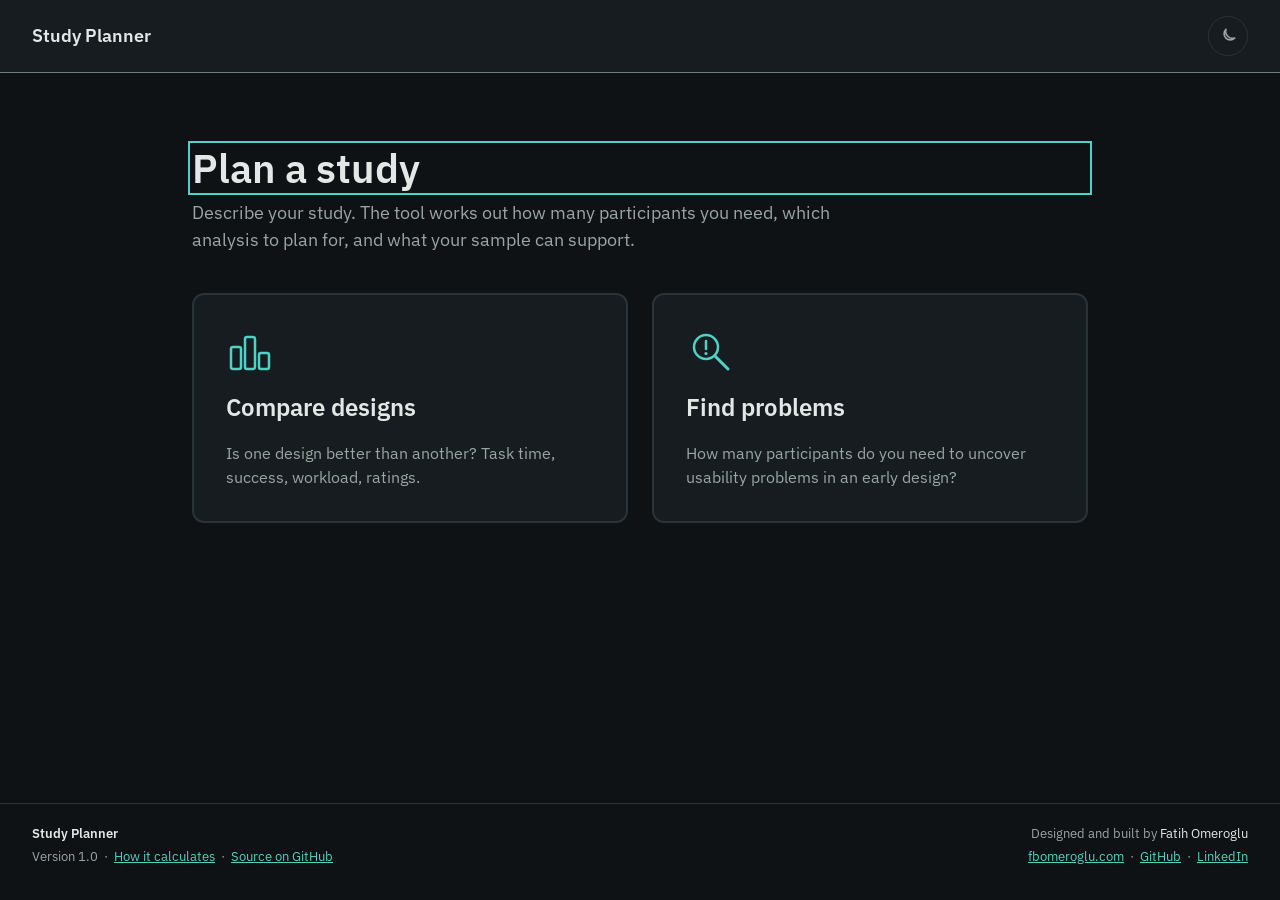
<file: index.html>
<!doctype html>
<html lang="en" data-theme="dark">
<head>
<meta charset="utf-8">
<meta name="viewport" content="width=device-width, initial-scale=1">
<title>Study Planner</title>
<meta name="description" content="Plan comparison and problem-discovery studies: how many participants, which analysis, and what your sample can support. Runs in your browser.">
<script>
  // Apply the saved theme before the page draws. Dark is the default.
  (function () {
    try {
      if (window.localStorage.getItem('study-planner-theme') === 'light') {
        document.documentElement.setAttribute('data-theme', 'light');
      }
    } catch (err) { /* storage unavailable: keep dark */ }
  })();
</script>
<link rel="preconnect" href="https://fonts.googleapis.com">
<link rel="preconnect" href="https://fonts.gstatic.com" crossorigin>
<link rel="stylesheet" href="https://fonts.googleapis.com/css2?family=IBM+Plex+Mono:wght@400;500;600&amp;family=IBM+Plex+Sans:wght@400;500;600&amp;display=swap">
<link rel="stylesheet" href="styles.css">
</head>
<body>
<div id="app"></div>
<div id="announcer" class="sr-only" role="status" aria-live="polite" aria-atomic="true"></div>
<noscript>
  <p style="padding: 32px">Study Planner needs JavaScript to calculate. Nothing you enter leaves your browser.</p>
</noscript>
<script src="engine.js"></script>
<script src="logic.js"></script>
<script src="app.js"></script>
</body>
</html>
</file>
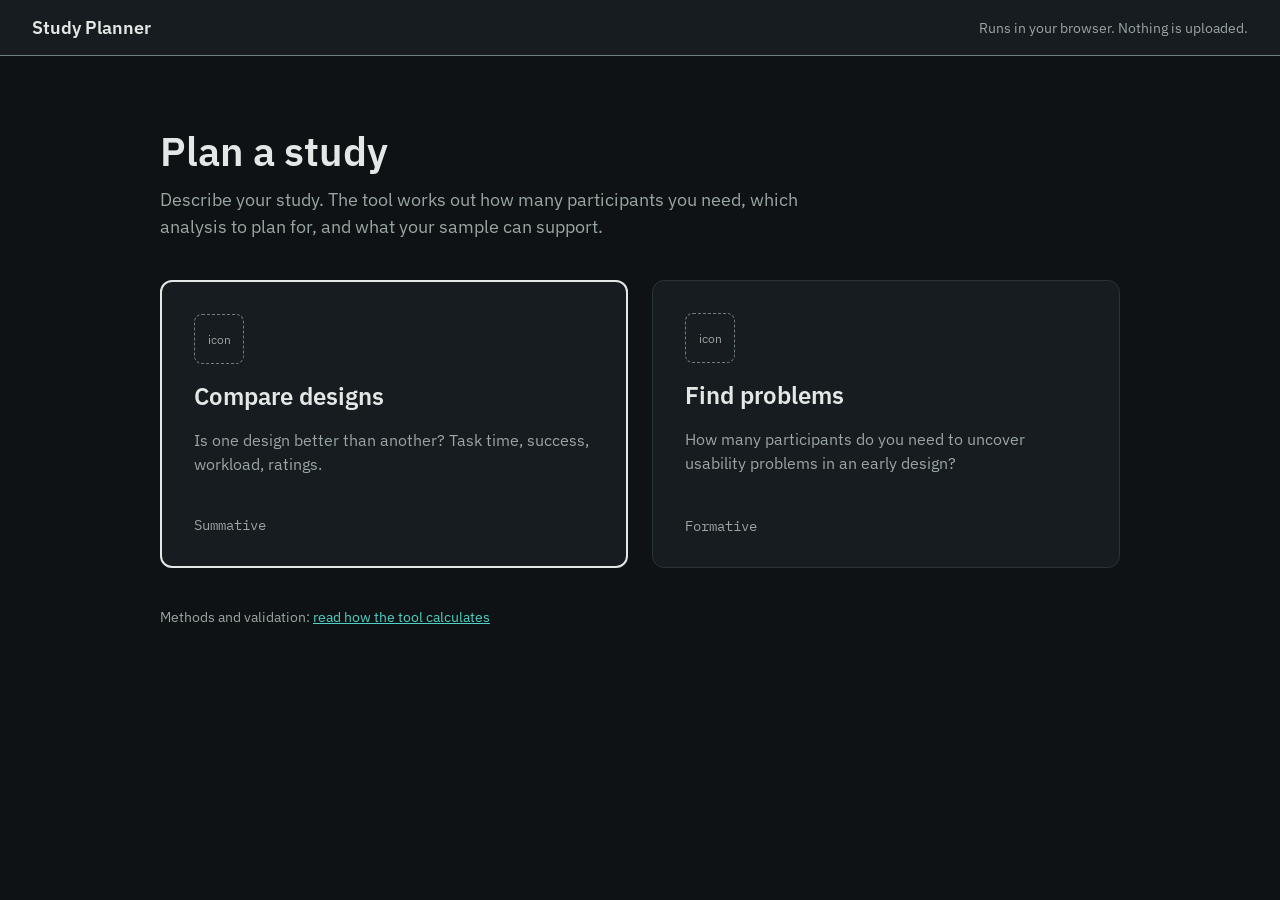
<file: design/screens/0-start.html>
<!doctype html>
<html lang="en">
<head>
<meta charset="utf-8">
<meta name="viewport" content="width=device-width, initial-scale=1">
<title>Start: choose a study type</title>
<link rel="stylesheet" href="https://fonts.googleapis.com/css2?family=IBM+Plex+Mono:wght@400;500&amp;family=IBM+Plex+Sans:wght@400;500;600&amp;display=swap">
<style>
body{margin:0;background:#0E1214}
a{color:#4FD1C5}a:hover{color:#7FE3D9}
input{background:#0E1214;color:#E3E8E6}input::placeholder{color:#9AA6A3}button{color:#E3E8E6}
input[type=range]{accent-color:#4FD1C5}
a:focus-visible,button:focus-visible,input:focus-visible,summary:focus-visible{outline:2px solid #4FD1C5;outline-offset:2px}
</style>
</head>
<body>
<div style="min-height: 760px; font-family: 'IBM Plex Sans', ui-sans-serif, system-ui, sans-serif; color: #E3E8E6; background: #0E1214">
<header style="display: flex; flex-wrap: wrap; align-items: center; justify-content: space-between; gap: 16px; padding: 16px 32px; border-bottom: 1px solid #6E7D80; background: #161C1F">
<div style="font-weight: 600; font-size: 18px">Study Planner</div>
<div style="font-size: 14px; color: #9AA6A3">Runs in your browser. Nothing is uploaded.</div>
</header>
<main style="max-width: 960px; margin: 0 auto; padding: 72px 32px; display: flex; flex-direction: column; gap: 40px">
<div style="display: flex; flex-direction: column; gap: 12px">
<h1 style="margin: 0; font-size: 40px; font-weight: 600; line-height: 1.15">Plan a study</h1>
<p style="margin: 0; font-size: 18px; color: #9AA6A3; max-width: 640px; line-height: 1.5">Describe your study. The tool works out how many participants you need, which analysis to plan for, and what your sample can support.</p>
</div>
<div style="display: grid; grid-template-columns: repeat(auto-fit, minmax(280px, 1fr)); gap: 24px">
<a href="1-conditions.html" style="display: flex; flex-direction: column; gap: 16px; padding: 32px; background: #161C1F; border: 2px solid #E3E8E6; border-radius: 12px; text-decoration: none; color: #E3E8E6; min-height: 220px">
<div style="width: 48px; height: 48px; border: 1.5px dashed #6E7D80; border-radius: 8px; display: flex; align-items: center; justify-content: center; font-size: 12px; color: #9AA6A3">icon</div>
<div style="font-size: 24px; font-weight: 600">Compare designs</div>
<div style="font-size: 16px; color: #9AA6A3; line-height: 1.5">Is one design better than another? Task time, success, workload, ratings.</div>
<div style="margin-top: auto; font-size: 14px; font-family: 'IBM Plex Mono', ui-monospace, monospace; color: #9AA6A3">Summative</div>
</a>
<a href="b-find-problems.html" style="display: flex; flex-direction: column; gap: 16px; padding: 32px; background: #161C1F; border: 1px solid #2A3337; border-radius: 12px; text-decoration: none; color: #E3E8E6; min-height: 220px">
<div style="width: 48px; height: 48px; border: 1.5px dashed #6E7D80; border-radius: 8px; display: flex; align-items: center; justify-content: center; font-size: 12px; color: #9AA6A3">icon</div>
<div style="font-size: 24px; font-weight: 600">Find problems</div>
<div style="font-size: 16px; color: #9AA6A3; line-height: 1.5">How many participants do you need to uncover usability problems in an early design?</div>
<div style="margin-top: auto; font-size: 14px; font-family: 'IBM Plex Mono', ui-monospace, monospace; color: #9AA6A3">Formative</div>
</a>
</div>
<p style="margin: 0; font-size: 14px; color: #9AA6A3">Methods and validation: <a href="#">read how the tool calculates</a></p>
</main>
</div>
</body>
</html>
</file>
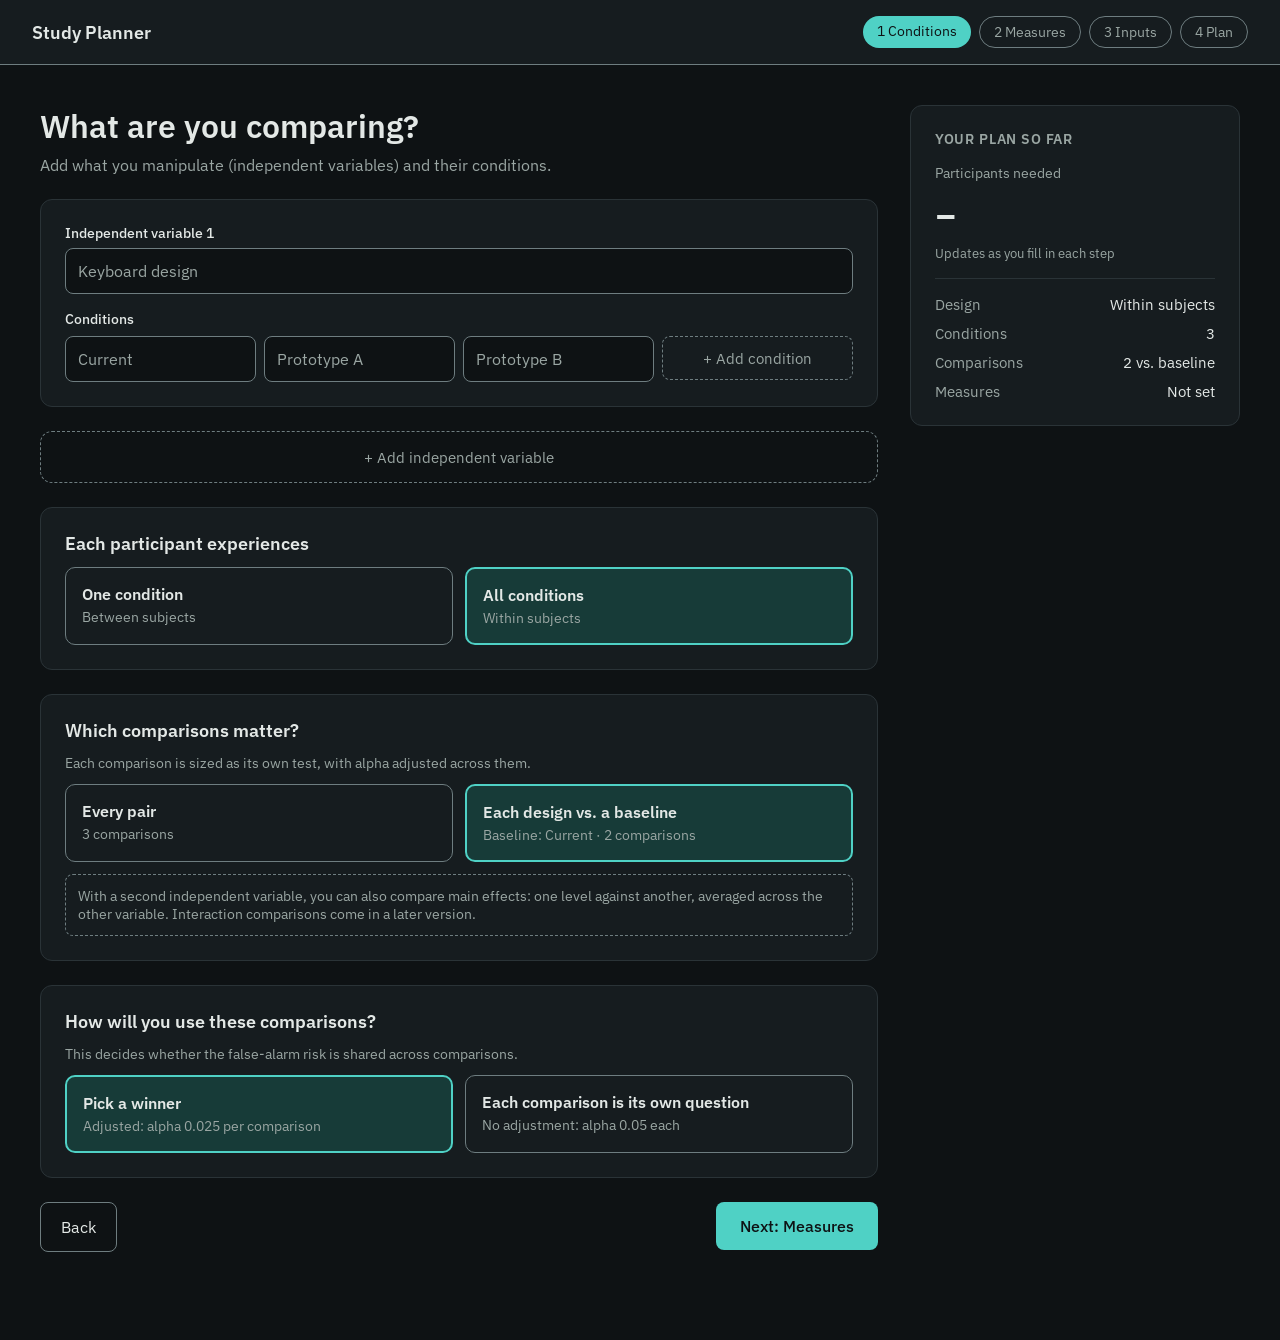
<file: design/screens/1-conditions.html>
<!doctype html>
<html lang="en">
<head>
<meta charset="utf-8">
<meta name="viewport" content="width=device-width, initial-scale=1">
<title>Step 1: Conditions</title>
<link rel="stylesheet" href="https://fonts.googleapis.com/css2?family=IBM+Plex+Mono:wght@400;500&amp;family=IBM+Plex+Sans:wght@400;500;600&amp;display=swap">
<style>
body{margin:0;background:#0E1214}
a{color:#4FD1C5}a:hover{color:#7FE3D9}
input{background:#0E1214;color:#E3E8E6}input::placeholder{color:#9AA6A3}button{color:#E3E8E6}
input[type=range]{accent-color:#4FD1C5}
a:focus-visible,button:focus-visible,input:focus-visible,summary:focus-visible{outline:2px solid #4FD1C5;outline-offset:2px}
</style>
</head>
<body>
<div style="font-family: 'IBM Plex Sans', ui-sans-serif, system-ui, sans-serif; color: #E3E8E6; background: #0E1214; padding-bottom: 48px">
<header style="display: flex; flex-wrap: wrap; align-items: center; justify-content: space-between; gap: 16px; padding: 16px 32px; border-bottom: 1px solid #6E7D80; background: #161C1F">
<a href="0-start.html" style="font-weight: 600; font-size: 18px; color: #E3E8E6; text-decoration: none">Study Planner</a>
<nav aria-label="Steps" style="display: flex; flex-wrap: wrap; gap: 8px; font-size: 14px">
<span style="padding: 6px 14px; border-radius: 999px; background: #4FD1C5; color: #0E1214">1 Conditions</span>
<span style="padding: 6px 14px; border-radius: 999px; border: 1px solid #6E7D80; color: #9AA6A3">2 Measures</span>
<span style="padding: 6px 14px; border-radius: 999px; border: 1px solid #6E7D80; color: #9AA6A3">3 Inputs</span>
<span style="padding: 6px 14px; border-radius: 999px; border: 1px solid #6E7D80; color: #9AA6A3">4 Plan</span>
</nav>
</header>
<div style="max-width: 1200px; margin: 0 auto; padding: 40px 32px; display: flex; flex-wrap: wrap; gap: 32px; align-items: flex-start">
<main style="flex: 999 1 560px; min-width: 0; display: flex; flex-direction: column; gap: 24px">
<div style="display: flex; flex-direction: column; gap: 8px">
<h1 style="margin: 0; font-size: 32px; font-weight: 600">What are you comparing?</h1>
<p style="margin: 0; font-size: 16px; color: #9AA6A3">Add what you manipulate (independent variables) and their conditions.</p>
</div>

<section style="background: #161C1F; border: 1px solid #2A3337; border-radius: 12px; padding: 24px; display: flex; flex-direction: column; gap: 16px">
<label style="display: flex; flex-direction: column; gap: 6px; font-size: 14px; font-weight: 500">Independent variable 1
<input type="text" placeholder="Keyboard design" style="height: 44px; padding: 0 12px; border: 1px solid #6E7D80; border-radius: 8px; font: inherit; font-size: 16px; font-weight: 400">
</label>
<div style="display: flex; flex-direction: column; gap: 8px">
<div style="font-size: 14px; font-weight: 500">Conditions</div>
<div style="display: grid; grid-template-columns: repeat(auto-fit, minmax(180px, 1fr)); gap: 8px">
<input type="text" aria-label="Condition 1" placeholder="Current" style="height: 44px; padding: 0 12px; border: 1px solid #6E7D80; border-radius: 8px; font: inherit; font-size: 16px">
<input type="text" aria-label="Condition 2" placeholder="Prototype A" style="height: 44px; padding: 0 12px; border: 1px solid #6E7D80; border-radius: 8px; font: inherit; font-size: 16px">
<input type="text" aria-label="Condition 3" placeholder="Prototype B" style="height: 44px; padding: 0 12px; border: 1px solid #6E7D80; border-radius: 8px; font: inherit; font-size: 16px">
<button type="button" style="height: 44px; border: 1.5px dashed #6E7D80; border-radius: 8px; background: transparent; font: inherit; font-size: 15px; color: #9AA6A3; cursor: pointer">+ Add condition</button>
</div>
</div>
</section>

<button type="button" style="height: 52px; border: 1.5px dashed #6E7D80; border-radius: 12px; background: transparent; font: inherit; font-size: 15px; color: #9AA6A3; cursor: pointer">+ Add independent variable</button>

<section style="background: #161C1F; border: 1px solid #2A3337; border-radius: 12px; padding: 24px; display: flex; flex-direction: column; gap: 12px">
<div style="font-size: 18px; font-weight: 600">Each participant experiences</div>
<div style="display: grid; grid-template-columns: repeat(auto-fit, minmax(240px, 1fr)); gap: 12px">
<button type="button" aria-pressed="false" style="text-align: left; padding: 16px; min-height: 44px; border: 1px solid #6E7D80; border-radius: 10px; background: #161C1F; font: inherit; cursor: pointer; display: flex; flex-direction: column; gap: 4px">
<span style="font-size: 16px; font-weight: 600; color: #E3E8E6">One condition</span>
<span style="font-size: 14px; color: #9AA6A3">Between subjects</span>
</button>
<button type="button" aria-pressed="true" style="text-align: left; padding: 16px; min-height: 44px; border: 2px solid #4FD1C5; border-radius: 10px; background: #173B38; font: inherit; cursor: pointer; display: flex; flex-direction: column; gap: 4px">
<span style="font-size: 16px; font-weight: 600; color: #E3E8E6">All conditions</span>
<span style="font-size: 14px; color: #9AA6A3">Within subjects</span>
</button>
</div>
</section>

<section style="background: #161C1F; border: 1px solid #2A3337; border-radius: 12px; padding: 24px; display: flex; flex-direction: column; gap: 12px">
<div style="font-size: 18px; font-weight: 600">Which comparisons matter?</div>
<p style="margin: 0; font-size: 14px; color: #9AA6A3">Each comparison is sized as its own test, with alpha adjusted across them.</p>
<div style="display: grid; grid-template-columns: repeat(auto-fit, minmax(240px, 1fr)); gap: 12px">
<button type="button" aria-pressed="false" style="text-align: left; padding: 16px; min-height: 44px; border: 1px solid #6E7D80; border-radius: 10px; background: #161C1F; font: inherit; cursor: pointer; display: flex; flex-direction: column; gap: 4px">
<span style="font-size: 16px; font-weight: 600; color: #E3E8E6">Every pair</span>
<span style="font-size: 14px; color: #9AA6A3">3 comparisons</span>
</button>
<button type="button" aria-pressed="true" style="text-align: left; padding: 16px; min-height: 44px; border: 2px solid #4FD1C5; border-radius: 10px; background: #173B38; font: inherit; cursor: pointer; display: flex; flex-direction: column; gap: 4px">
<span style="font-size: 16px; font-weight: 600; color: #E3E8E6">Each design vs. a baseline</span>
<span style="font-size: 14px; color: #9AA6A3">Baseline: Current · 2 comparisons</span>
</button>
</div>
<div style="font-size: 14px; color: #9AA6A3; padding: 12px; border: 1px dashed #6E7D80; border-radius: 8px">With a second independent variable, you can also compare main effects: one level against another, averaged across the other variable. Interaction comparisons come in a later version.</div>
</section>

<section style="background: #161C1F; border: 1px solid #2A3337; border-radius: 12px; padding: 24px; display: flex; flex-direction: column; gap: 12px">
<div style="font-size: 18px; font-weight: 600">How will you use these comparisons?</div>
<p style="margin: 0; font-size: 14px; color: #9AA6A3">This decides whether the false-alarm risk is shared across comparisons.</p>
<div style="display: grid; grid-template-columns: repeat(auto-fit, minmax(240px, 1fr)); gap: 12px">
<button type="button" aria-pressed="true" style="text-align: left; padding: 16px; min-height: 44px; border: 2px solid #4FD1C5; border-radius: 10px; background: #173B38; font: inherit; cursor: pointer; display: flex; flex-direction: column; gap: 4px">
<span style="font-size: 16px; font-weight: 600; color: #E3E8E6">Pick a winner</span>
<span style="font-size: 14px; color: #9AA6A3">Adjusted: alpha 0.025 per comparison</span>
</button>
<button type="button" aria-pressed="false" style="text-align: left; padding: 16px; min-height: 44px; border: 1px solid #6E7D80; border-radius: 10px; background: #161C1F; font: inherit; cursor: pointer; display: flex; flex-direction: column; gap: 4px">
<span style="font-size: 16px; font-weight: 600; color: #E3E8E6">Each comparison is its own question</span>
<span style="font-size: 14px; color: #9AA6A3">No adjustment: alpha 0.05 each</span>
</button>
</div>
</section>

<div style="display: flex; justify-content: space-between; gap: 12px; flex-wrap: wrap">
<a href="0-start.html" style="display: inline-flex; align-items: center; height: 48px; padding: 0 20px; border: 1px solid #6E7D80; border-radius: 8px; text-decoration: none; color: #E3E8E6">Back</a>
<a href="2-measures.html" style="display: inline-flex; align-items: center; height: 48px; padding: 0 24px; border-radius: 8px; background: #4FD1C5; color: #0E1214; text-decoration: none; font-weight: 500">Next: Measures</a>
</div>
</main>

<aside aria-label="Your plan so far" style="flex: 1 1 280px; background: #161C1F; border: 1px solid #2A3337; border-radius: 12px; padding: 24px; display: flex; flex-direction: column; gap: 16px">
<div style="font-size: 14px; font-weight: 600; text-transform: uppercase; letter-spacing: 0.06em; color: #9AA6A3">Your plan so far</div>
<div style="display: flex; flex-direction: column; gap: 4px">
<div style="font-size: 14px; color: #9AA6A3">Participants needed</div>
<div style="font-size: 36px; font-weight: 600; font-family: 'IBM Plex Mono', ui-monospace, monospace">–</div>
<div style="font-size: 13px; color: #9AA6A3">Updates as you fill in each step</div>
</div>
<div style="border-top: 1px solid #2A3337; padding-top: 16px; display: flex; flex-direction: column; gap: 10px; font-size: 15px">
<div style="display: flex; justify-content: space-between; gap: 12px"><span style="color: #9AA6A3">Design</span><span>Within subjects</span></div>
<div style="display: flex; justify-content: space-between; gap: 12px"><span style="color: #9AA6A3">Conditions</span><span>3</span></div>
<div style="display: flex; justify-content: space-between; gap: 12px"><span style="color: #9AA6A3">Comparisons</span><span>2 vs. baseline</span></div>
<div style="display: flex; justify-content: space-between; gap: 12px"><span style="color: #9AA6A3">Measures</span><span>Not set</span></div>
</div>
</aside>
</div>
</div>
</body>
</html>
</file>
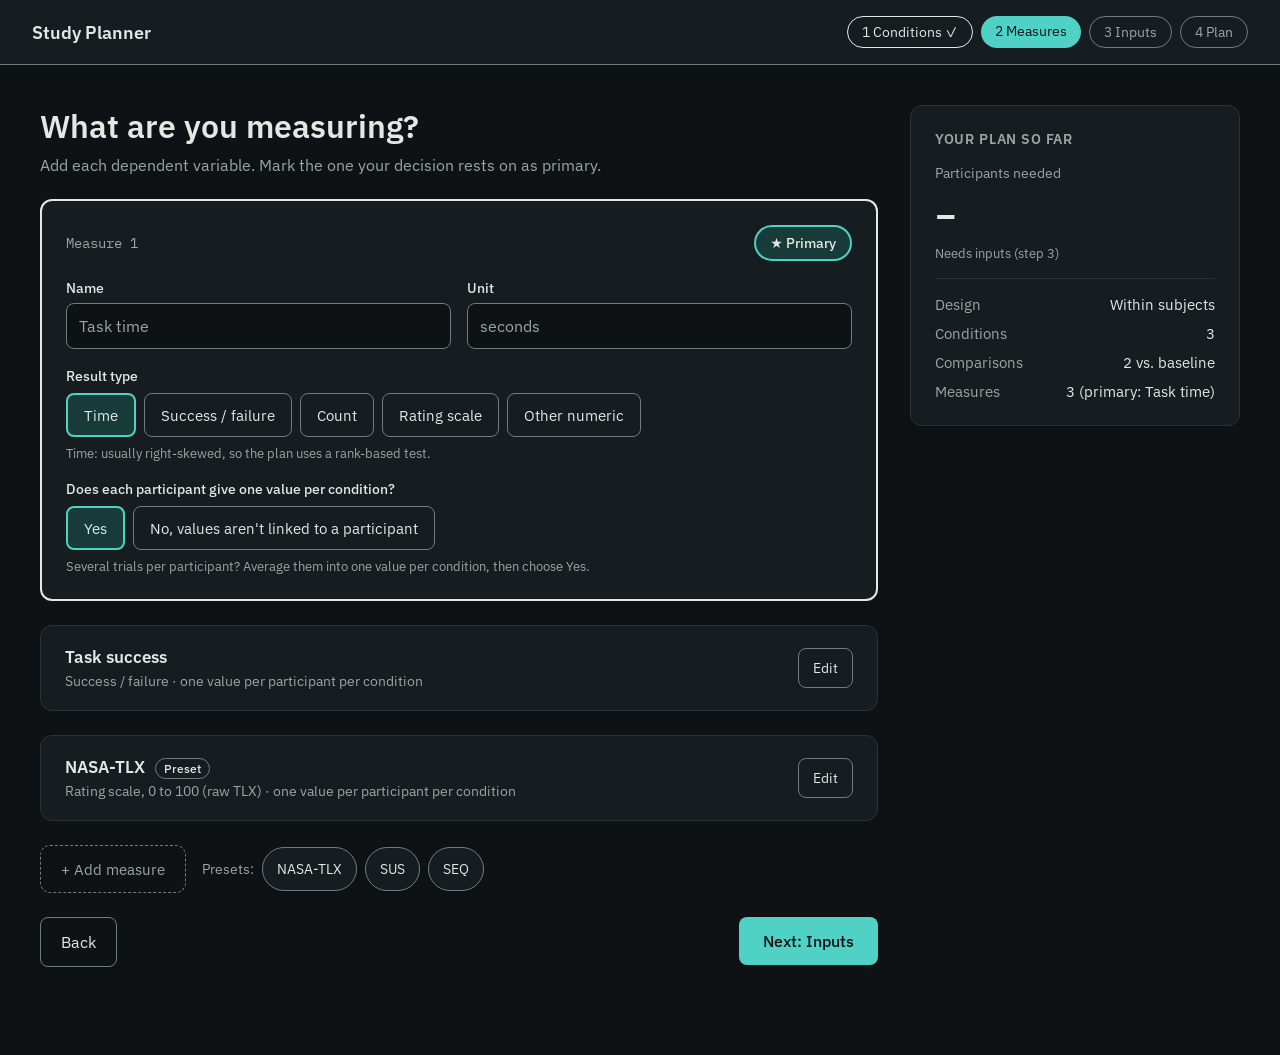
<file: design/screens/2-measures.html>
<!doctype html>
<html lang="en">
<head>
<meta charset="utf-8">
<meta name="viewport" content="width=device-width, initial-scale=1">
<title>Step 2: Measures</title>
<link rel="stylesheet" href="https://fonts.googleapis.com/css2?family=IBM+Plex+Mono:wght@400;500&amp;family=IBM+Plex+Sans:wght@400;500;600&amp;display=swap">
<style>
body{margin:0;background:#0E1214}
a{color:#4FD1C5}a:hover{color:#7FE3D9}
input{background:#0E1214;color:#E3E8E6}input::placeholder{color:#9AA6A3}button{color:#E3E8E6}
input[type=range]{accent-color:#4FD1C5}
a:focus-visible,button:focus-visible,input:focus-visible,summary:focus-visible{outline:2px solid #4FD1C5;outline-offset:2px}
</style>
</head>
<body>
<div style="font-family: 'IBM Plex Sans', ui-sans-serif, system-ui, sans-serif; color: #E3E8E6; background: #0E1214; padding-bottom: 48px">
<header style="display: flex; flex-wrap: wrap; align-items: center; justify-content: space-between; gap: 16px; padding: 16px 32px; border-bottom: 1px solid #6E7D80; background: #161C1F">
<a href="0-start.html" style="font-weight: 600; font-size: 18px; color: #E3E8E6; text-decoration: none">Study Planner</a>
<nav aria-label="Steps" style="display: flex; flex-wrap: wrap; gap: 8px; font-size: 14px">
<a href="1-conditions.html" style="padding: 6px 14px; border-radius: 999px; border: 1px solid #E3E8E6; color: #E3E8E6; text-decoration: none">1 Conditions ✓</a>
<span style="padding: 6px 14px; border-radius: 999px; background: #4FD1C5; color: #0E1214">2 Measures</span>
<span style="padding: 6px 14px; border-radius: 999px; border: 1px solid #6E7D80; color: #9AA6A3">3 Inputs</span>
<span style="padding: 6px 14px; border-radius: 999px; border: 1px solid #6E7D80; color: #9AA6A3">4 Plan</span>
</nav>
</header>
<div style="max-width: 1200px; margin: 0 auto; padding: 40px 32px; display: flex; flex-wrap: wrap; gap: 32px; align-items: flex-start">
<main style="flex: 999 1 560px; min-width: 0; display: flex; flex-direction: column; gap: 24px">
<div style="display: flex; flex-direction: column; gap: 8px">
<h1 style="margin: 0; font-size: 32px; font-weight: 600">What are you measuring?</h1>
<p style="margin: 0; font-size: 16px; color: #9AA6A3">Add each dependent variable. Mark the one your decision rests on as primary.</p>
</div>

<section style="background: #161C1F; border: 2px solid #E3E8E6; border-radius: 12px; padding: 24px; display: flex; flex-direction: column; gap: 18px">
<div style="display: flex; justify-content: space-between; align-items: center; gap: 12px; flex-wrap: wrap">
<div style="font-size: 14px; font-family: 'IBM Plex Mono', ui-monospace, monospace; color: #9AA6A3">Measure 1</div>
<button type="button" aria-pressed="true" style="height: 36px; padding: 0 14px; border-radius: 999px; border: 2px solid #4FD1C5; background: #173B38; font: inherit; font-size: 14px; font-weight: 500; color: #E3E8E6; cursor: pointer">★ Primary</button>
</div>
<div style="display: grid; grid-template-columns: repeat(auto-fit, minmax(220px, 1fr)); gap: 16px">
<label style="display: flex; flex-direction: column; gap: 6px; font-size: 14px; font-weight: 500">Name
<input type="text" placeholder="Task time" style="height: 44px; padding: 0 12px; border: 1px solid #6E7D80; border-radius: 8px; font: inherit; font-size: 16px; font-weight: 400">
</label>
<label style="display: flex; flex-direction: column; gap: 6px; font-size: 14px; font-weight: 500">Unit
<input type="text" placeholder="seconds" style="height: 44px; padding: 0 12px; border: 1px solid #6E7D80; border-radius: 8px; font: inherit; font-size: 16px; font-weight: 400">
</label>
</div>
<div style="display: flex; flex-direction: column; gap: 8px">
<div style="font-size: 14px; font-weight: 500">Result type</div>
<div style="display: flex; flex-wrap: wrap; gap: 8px">
<button type="button" aria-pressed="true" style="height: 44px; padding: 0 16px; border-radius: 8px; border: 2px solid #4FD1C5; background: #173B38; font: inherit; font-size: 15px; cursor: pointer">Time</button>
<button type="button" aria-pressed="false" style="height: 44px; padding: 0 16px; border-radius: 8px; border: 1px solid #6E7D80; background: #161C1F; font: inherit; font-size: 15px; cursor: pointer">Success / failure</button>
<button type="button" aria-pressed="false" style="height: 44px; padding: 0 16px; border-radius: 8px; border: 1px solid #6E7D80; background: #161C1F; font: inherit; font-size: 15px; cursor: pointer">Count</button>
<button type="button" aria-pressed="false" style="height: 44px; padding: 0 16px; border-radius: 8px; border: 1px solid #6E7D80; background: #161C1F; font: inherit; font-size: 15px; cursor: pointer">Rating scale</button>
<button type="button" aria-pressed="false" style="height: 44px; padding: 0 16px; border-radius: 8px; border: 1px solid #6E7D80; background: #161C1F; font: inherit; font-size: 15px; cursor: pointer">Other numeric</button>
</div>
<div style="font-size: 13px; color: #9AA6A3">Time: usually right-skewed, so the plan uses a rank-based test.</div>
</div>
<div style="display: flex; flex-direction: column; gap: 8px">
<div style="font-size: 14px; font-weight: 500">Does each participant give one value per condition?</div>
<div style="display: flex; flex-wrap: wrap; gap: 8px">
<button type="button" aria-pressed="true" style="height: 44px; padding: 0 16px; border-radius: 8px; border: 2px solid #4FD1C5; background: #173B38; font: inherit; font-size: 15px; cursor: pointer">Yes</button>
<button type="button" aria-pressed="false" style="height: 44px; padding: 0 16px; border-radius: 8px; border: 1px solid #6E7D80; background: #161C1F; font: inherit; font-size: 15px; cursor: pointer">No, values aren't linked to a participant</button>
</div>
<div style="font-size: 13px; color: #9AA6A3">Several trials per participant? Average them into one value per condition, then choose Yes.</div>
</div>
</section>

<section style="background: #161C1F; border: 1px solid #2A3337; border-radius: 12px; padding: 20px 24px; display: flex; justify-content: space-between; align-items: center; gap: 12px; flex-wrap: wrap">
<div style="display: flex; flex-direction: column; gap: 4px">
<div style="font-size: 17px; font-weight: 600">Task success</div>
<div style="font-size: 14px; color: #9AA6A3">Success / failure · one value per participant per condition</div>
</div>
<button type="button" style="height: 40px; padding: 0 14px; border: 1px solid #6E7D80; border-radius: 8px; background: #161C1F; font: inherit; font-size: 14px; cursor: pointer">Edit</button>
</section>

<section style="background: #161C1F; border: 1px solid #2A3337; border-radius: 12px; padding: 20px 24px; display: flex; justify-content: space-between; align-items: center; gap: 12px; flex-wrap: wrap">
<div style="display: flex; flex-direction: column; gap: 4px">
<div style="font-size: 17px; font-weight: 600">NASA-TLX <span style="font-size: 12px; font-weight: 500; padding: 2px 8px; border: 1px solid #6E7D80; border-radius: 999px; margin-left: 6px">Preset</span></div>
<div style="font-size: 14px; color: #9AA6A3">Rating scale, 0 to 100 (raw TLX) · one value per participant per condition</div>
</div>
<button type="button" style="height: 40px; padding: 0 14px; border: 1px solid #6E7D80; border-radius: 8px; background: #161C1F; font: inherit; font-size: 14px; cursor: pointer">Edit</button>
</section>

<div style="display: flex; flex-wrap: wrap; gap: 8px; align-items: center">
<button type="button" style="height: 48px; padding: 0 20px; border: 1.5px dashed #6E7D80; border-radius: 10px; background: transparent; font: inherit; font-size: 15px; color: #9AA6A3; cursor: pointer">+ Add measure</button>
<span style="font-size: 14px; color: #9AA6A3; margin-left: 8px">Presets:</span>
<button type="button" style="height: 44px; padding: 0 14px; border: 1px solid #6E7D80; border-radius: 999px; background: #161C1F; font: inherit; font-size: 14px; cursor: pointer">NASA-TLX</button>
<button type="button" style="height: 44px; padding: 0 14px; border: 1px solid #6E7D80; border-radius: 999px; background: #161C1F; font: inherit; font-size: 14px; cursor: pointer">SUS</button>
<button type="button" style="height: 44px; padding: 0 14px; border: 1px solid #6E7D80; border-radius: 999px; background: #161C1F; font: inherit; font-size: 14px; cursor: pointer">SEQ</button>
</div>

<div style="display: flex; justify-content: space-between; gap: 12px; flex-wrap: wrap">
<a href="1-conditions.html" style="display: inline-flex; align-items: center; height: 48px; padding: 0 20px; border: 1px solid #6E7D80; border-radius: 8px; text-decoration: none; color: #E3E8E6">Back</a>
<a href="3-inputs.html" style="display: inline-flex; align-items: center; height: 48px; padding: 0 24px; border-radius: 8px; background: #4FD1C5; color: #0E1214; text-decoration: none; font-weight: 500">Next: Inputs</a>
</div>
</main>

<aside aria-label="Your plan so far" style="flex: 1 1 280px; background: #161C1F; border: 1px solid #2A3337; border-radius: 12px; padding: 24px; display: flex; flex-direction: column; gap: 16px">
<div style="font-size: 14px; font-weight: 600; text-transform: uppercase; letter-spacing: 0.06em; color: #9AA6A3">Your plan so far</div>
<div style="display: flex; flex-direction: column; gap: 4px">
<div style="font-size: 14px; color: #9AA6A3">Participants needed</div>
<div style="font-size: 36px; font-weight: 600; font-family: 'IBM Plex Mono', ui-monospace, monospace">–</div>
<div style="font-size: 13px; color: #9AA6A3">Needs inputs (step 3)</div>
</div>
<div style="border-top: 1px solid #2A3337; padding-top: 16px; display: flex; flex-direction: column; gap: 10px; font-size: 15px">
<div style="display: flex; justify-content: space-between; gap: 12px"><span style="color: #9AA6A3">Design</span><span>Within subjects</span></div>
<div style="display: flex; justify-content: space-between; gap: 12px"><span style="color: #9AA6A3">Conditions</span><span>3</span></div>
<div style="display: flex; justify-content: space-between; gap: 12px"><span style="color: #9AA6A3">Comparisons</span><span>2 vs. baseline</span></div>
<div style="display: flex; justify-content: space-between; gap: 12px"><span style="color: #9AA6A3">Measures</span><span>3 (primary: Task time)</span></div>
</div>
</aside>
</div>
</div>
</body>
</html>
</file>
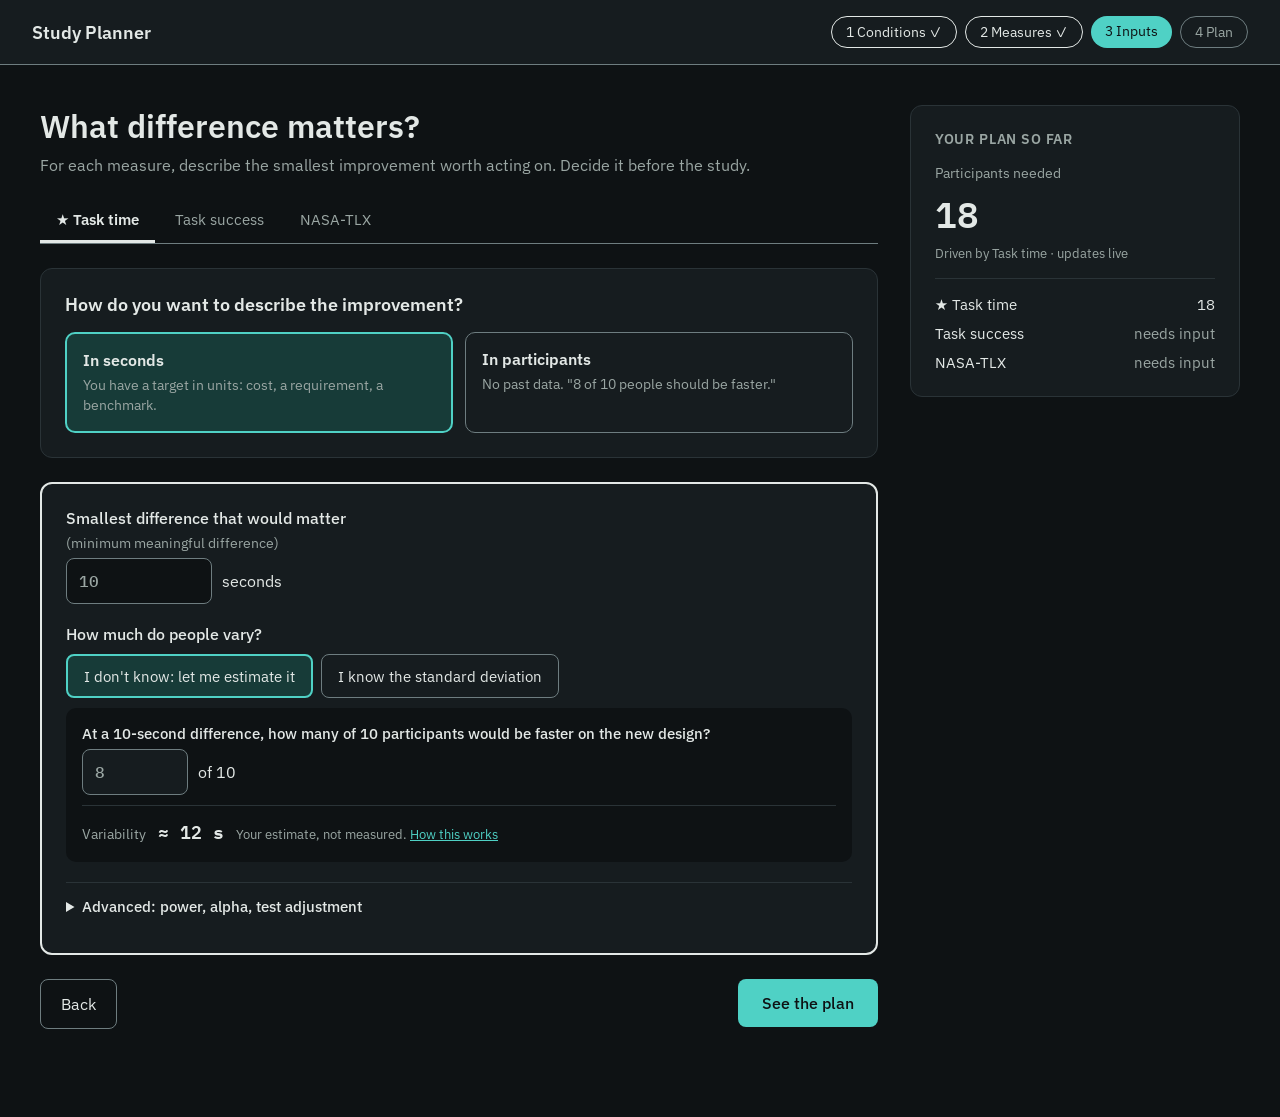
<file: design/screens/3-inputs.html>
<!doctype html>
<html lang="en">
<head>
<meta charset="utf-8">
<meta name="viewport" content="width=device-width, initial-scale=1">
<title>Step 3: Inputs</title>
<link rel="stylesheet" href="https://fonts.googleapis.com/css2?family=IBM+Plex+Mono:wght@400;500&amp;family=IBM+Plex+Sans:wght@400;500;600&amp;display=swap">
<style>
body{margin:0;background:#0E1214}
a{color:#4FD1C5}a:hover{color:#7FE3D9}
input{background:#0E1214;color:#E3E8E6}input::placeholder{color:#9AA6A3}button{color:#E3E8E6}
input[type=range]{accent-color:#4FD1C5}
a:focus-visible,button:focus-visible,input:focus-visible,summary:focus-visible{outline:2px solid #4FD1C5;outline-offset:2px}
</style>
</head>
<body>
<div style="font-family: 'IBM Plex Sans', ui-sans-serif, system-ui, sans-serif; color: #E3E8E6; background: #0E1214; padding-bottom: 48px">
<header style="display: flex; flex-wrap: wrap; align-items: center; justify-content: space-between; gap: 16px; padding: 16px 32px; border-bottom: 1px solid #6E7D80; background: #161C1F">
<a href="0-start.html" style="font-weight: 600; font-size: 18px; color: #E3E8E6; text-decoration: none">Study Planner</a>
<nav aria-label="Steps" style="display: flex; flex-wrap: wrap; gap: 8px; font-size: 14px">
<a href="1-conditions.html" style="padding: 6px 14px; border-radius: 999px; border: 1px solid #E3E8E6; color: #E3E8E6; text-decoration: none">1 Conditions ✓</a>
<a href="2-measures.html" style="padding: 6px 14px; border-radius: 999px; border: 1px solid #E3E8E6; color: #E3E8E6; text-decoration: none">2 Measures ✓</a>
<span style="padding: 6px 14px; border-radius: 999px; background: #4FD1C5; color: #0E1214">3 Inputs</span>
<span style="padding: 6px 14px; border-radius: 999px; border: 1px solid #6E7D80; color: #9AA6A3">4 Plan</span>
</nav>
</header>
<div style="max-width: 1200px; margin: 0 auto; padding: 40px 32px; display: flex; flex-wrap: wrap; gap: 32px; align-items: flex-start">
<main style="flex: 999 1 560px; min-width: 0; display: flex; flex-direction: column; gap: 24px">
<div style="display: flex; flex-direction: column; gap: 8px">
<h1 style="margin: 0; font-size: 32px; font-weight: 600">What difference matters?</h1>
<p style="margin: 0; font-size: 16px; color: #9AA6A3">For each measure, describe the smallest improvement worth acting on. Decide it before the study.</p>
</div>

<div role="tablist" aria-label="Measures" style="display: flex; flex-wrap: wrap; gap: 4px; border-bottom: 1px solid #6E7D80">
<button type="button" role="tab" aria-selected="true" style="height: 44px; padding: 0 16px; border: none; border-bottom: 3px solid #E3E8E6; background: transparent; font: inherit; font-size: 15px; font-weight: 600; cursor: pointer">★ Task time</button>
<button type="button" role="tab" aria-selected="false" style="height: 44px; padding: 0 16px; border: none; border-bottom: 3px solid transparent; background: transparent; font: inherit; font-size: 15px; color: #9AA6A3; cursor: pointer">Task success</button>
<button type="button" role="tab" aria-selected="false" style="height: 44px; padding: 0 16px; border: none; border-bottom: 3px solid transparent; background: transparent; font: inherit; font-size: 15px; color: #9AA6A3; cursor: pointer">NASA-TLX</button>
</div>

<section style="background: #161C1F; border: 1px solid #2A3337; border-radius: 12px; padding: 24px; display: flex; flex-direction: column; gap: 16px">
<div style="font-size: 18px; font-weight: 600">How do you want to describe the improvement?</div>
<div style="display: grid; grid-template-columns: repeat(auto-fit, minmax(260px, 1fr)); gap: 12px">
<button type="button" aria-pressed="true" style="text-align: left; padding: 16px; border: 2px solid #4FD1C5; border-radius: 10px; background: #173B38; font: inherit; cursor: pointer; display: flex; flex-direction: column; gap: 6px">
<span style="font-size: 16px; font-weight: 600; color: #E3E8E6">In seconds</span>
<span style="font-size: 14px; color: #9AA6A3; line-height: 1.4">You have a target in units: cost, a requirement, a benchmark.</span>
</button>
<button type="button" aria-pressed="false" style="text-align: left; padding: 16px; border: 1px solid #6E7D80; border-radius: 10px; background: #161C1F; font: inherit; cursor: pointer; display: flex; flex-direction: column; gap: 6px">
<span style="font-size: 16px; font-weight: 600; color: #E3E8E6">In participants</span>
<span style="font-size: 14px; color: #9AA6A3; line-height: 1.4">No past data. "8 of 10 people should be faster."</span>
</button>
</div>
</section>

<section style="background: #161C1F; border: 2px solid #E3E8E6; border-radius: 12px; padding: 24px; display: flex; flex-direction: column; gap: 20px">
<label style="display: flex; flex-direction: column; gap: 6px; font-size: 16px; font-weight: 500">Smallest difference that would matter
<span style="font-size: 14px; font-weight: 400; color: #9AA6A3">(minimum meaningful difference)</span>
<span style="display: flex; align-items: center; gap: 10px">
<input type="text" inputmode="decimal" placeholder="10" style="width: 120px; height: 44px; padding: 0 12px; border: 1px solid #6E7D80; border-radius: 8px; font: inherit; font-size: 16px; font-family: 'IBM Plex Mono', ui-monospace, monospace">
<span style="font-size: 16px; font-weight: 400">seconds</span>
</span>
</label>

<div style="display: flex; flex-direction: column; gap: 10px">
<div style="font-size: 16px; font-weight: 500">How much do people vary?</div>
<div style="display: flex; flex-wrap: wrap; gap: 8px">
<button type="button" aria-pressed="true" style="height: 44px; padding: 0 16px; border-radius: 8px; border: 2px solid #4FD1C5; background: #173B38; font: inherit; font-size: 15px; cursor: pointer">I don't know: let me estimate it</button>
<button type="button" aria-pressed="false" style="height: 44px; padding: 0 16px; border-radius: 8px; border: 1px solid #6E7D80; background: #161C1F; font: inherit; font-size: 15px; cursor: pointer">I know the standard deviation</button>
</div>
<div style="padding: 16px; border-radius: 10px; background: #0E1214; display: flex; flex-direction: column; gap: 10px">
<label style="display: flex; flex-direction: column; gap: 6px; font-size: 15px; font-weight: 500">At a 10-second difference, how many of 10 participants would be faster on the new design?
<span style="display: flex; align-items: center; gap: 10px">
<input type="text" inputmode="numeric" placeholder="8" style="width: 80px; height: 44px; padding: 0 12px; border: 1px solid #6E7D80; border-radius: 8px; font: inherit; font-size: 16px; font-family: 'IBM Plex Mono', ui-monospace, monospace; background: #161C1F">
<span style="font-size: 16px; font-weight: 400">of 10</span>
</span>
</label>
<div style="display: flex; gap: 12px; align-items: baseline; flex-wrap: wrap; padding-top: 10px; border-top: 1px solid #2A3337">
<span style="font-size: 14px; color: #9AA6A3">Variability</span>
<span style="font-size: 18px; font-weight: 600; font-family: 'IBM Plex Mono', ui-monospace, monospace">≈ 12 s</span>
<span style="font-size: 13px; color: #9AA6A3">Your estimate, not measured. <a href="#">How this works</a></span>
</div>
</div>
</div>

<details style="border-top: 1px solid #2A3337; padding-top: 14px">
<summary style="font-size: 15px; font-weight: 500; cursor: pointer; min-height: 32px">Advanced: power, alpha, test adjustment</summary>
<div style="padding-top: 10px; font-size: 14px; color: #9AA6A3; line-height: 1.6">Power 0.80 · alpha 0.05, adjusted to 0.025 for 2 comparisons · +5% for rank-based test (conservative)</div>
</details>
</section>

<div style="display: flex; justify-content: space-between; gap: 12px; flex-wrap: wrap">
<a href="2-measures.html" style="display: inline-flex; align-items: center; height: 48px; padding: 0 20px; border: 1px solid #6E7D80; border-radius: 8px; text-decoration: none; color: #E3E8E6">Back</a>
<a href="4-plan.html" style="display: inline-flex; align-items: center; height: 48px; padding: 0 24px; border-radius: 8px; background: #4FD1C5; color: #0E1214; text-decoration: none; font-weight: 500">See the plan</a>
</div>
</main>

<aside aria-label="Your plan so far" style="flex: 1 1 280px; background: #161C1F; border: 1px solid #2A3337; border-radius: 12px; padding: 24px; display: flex; flex-direction: column; gap: 16px">
<div style="font-size: 14px; font-weight: 600; text-transform: uppercase; letter-spacing: 0.06em; color: #9AA6A3">Your plan so far</div>
<div style="display: flex; flex-direction: column; gap: 4px">
<div style="font-size: 14px; color: #9AA6A3">Participants needed</div>
<div style="font-size: 36px; font-weight: 600; font-family: 'IBM Plex Mono', ui-monospace, monospace">18</div>
<div style="font-size: 13px; color: #9AA6A3">Driven by Task time · updates live</div>
</div>
<div style="border-top: 1px solid #2A3337; padding-top: 16px; display: flex; flex-direction: column; gap: 10px; font-size: 15px">
<div style="display: flex; justify-content: space-between; gap: 12px"><span>★ Task time</span><span style="font-family: 'IBM Plex Mono', ui-monospace, monospace">18</span></div>
<div style="display: flex; justify-content: space-between; gap: 12px"><span>Task success</span><span style="color: #9AA6A3">needs input</span></div>
<div style="display: flex; justify-content: space-between; gap: 12px"><span>NASA-TLX</span><span style="color: #9AA6A3">needs input</span></div>
</div>
</aside>
</div>
</div>
</body>
</html>
</file>
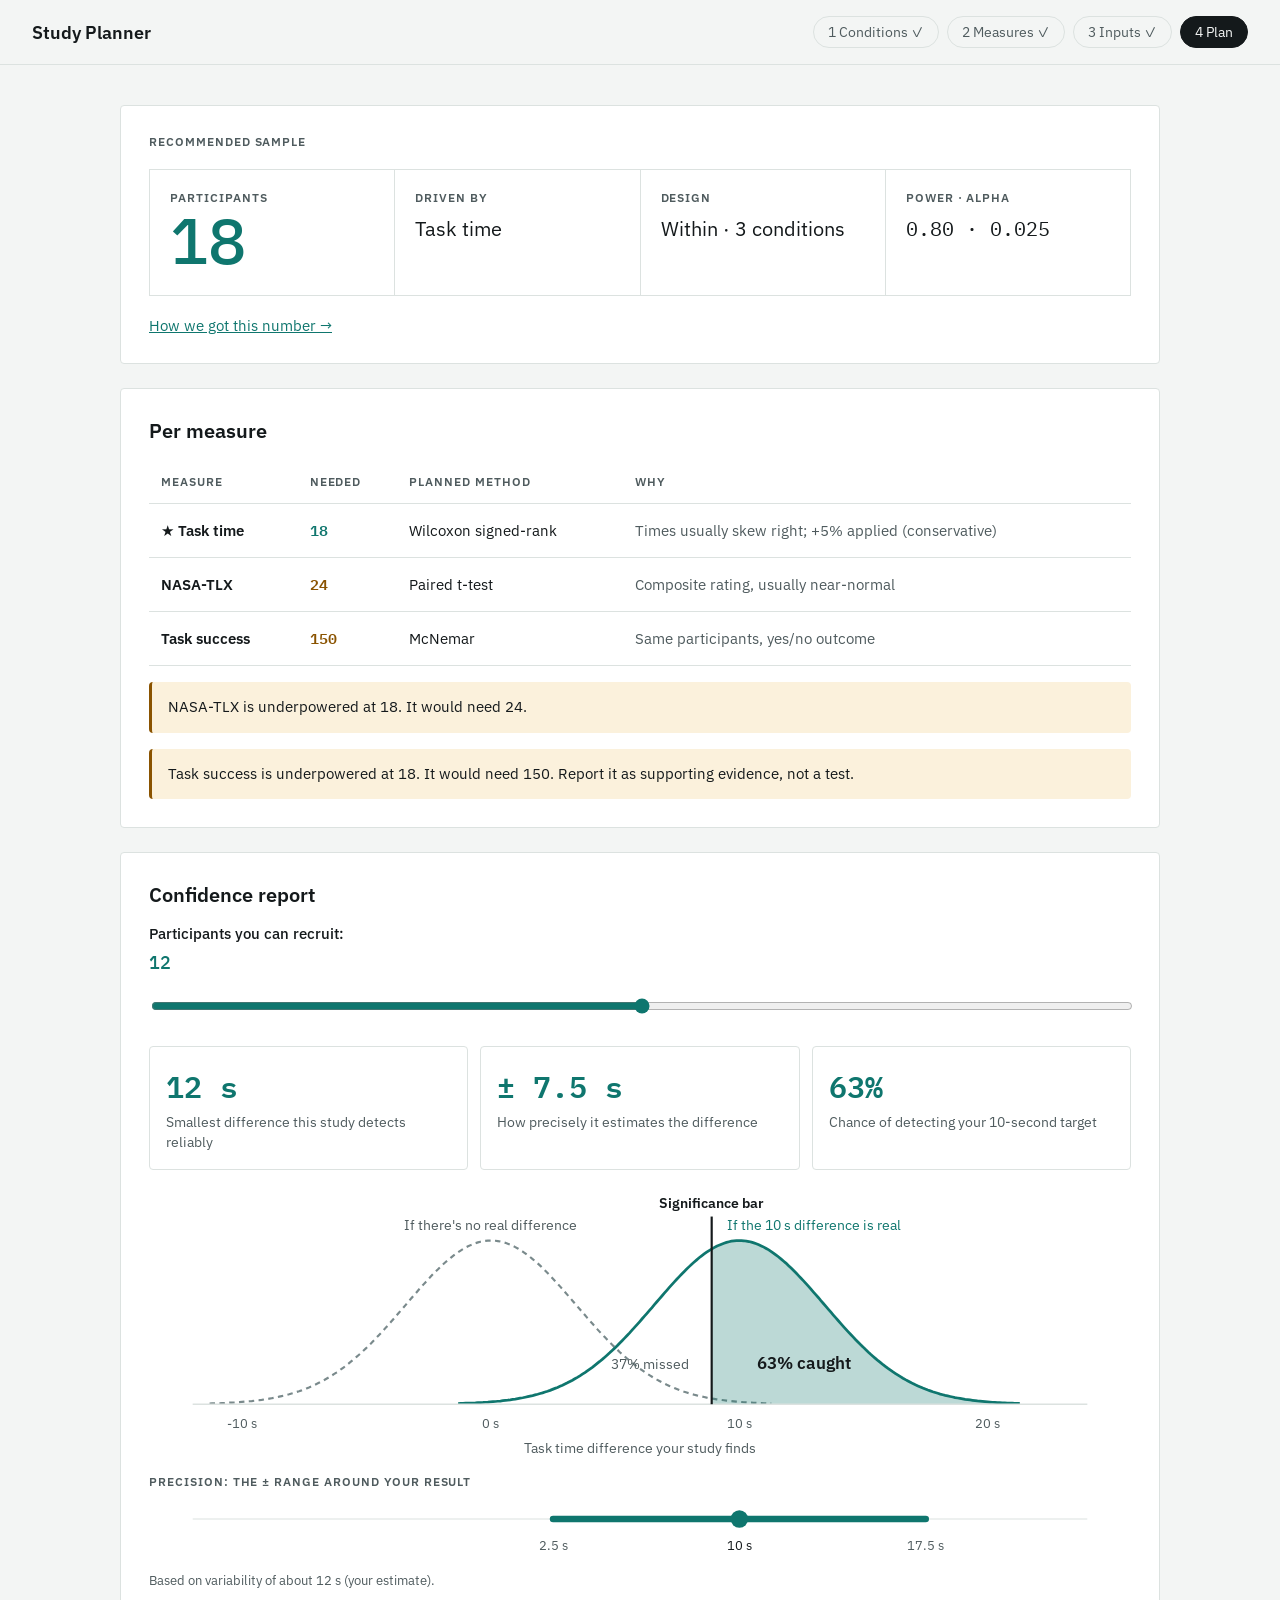
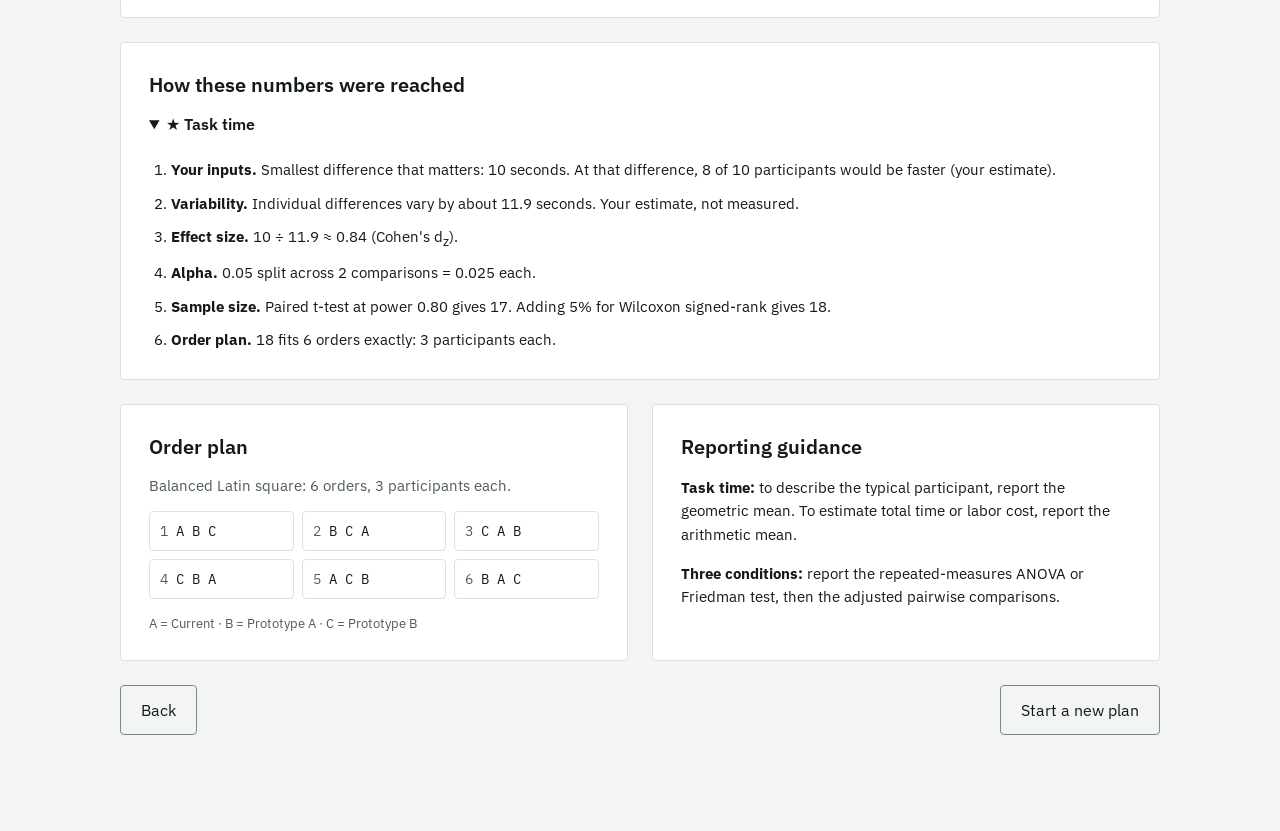
<file: design/screens/4-plan-light.html>
<!doctype html>
<html lang="en">
<head>
<meta charset="utf-8">
<meta name="viewport" content="width=device-width, initial-scale=1">
<title>Step 4: Plan (light theme)</title>
<link rel="stylesheet" href="https://fonts.googleapis.com/css2?family=IBM+Plex+Mono:wght@400;500;600&amp;family=IBM+Plex+Sans:wght@400;500;600&amp;display=swap">
<style>
body{margin:0;background:#F3F5F4}
a{color:#0F766E}
a:focus-visible,summary:focus-visible,button:focus-visible,input:focus-visible{outline:2px solid #0F766E;outline-offset:2px}
input[type=range]{accent-color:#0F766E}
</style>
</head>
<body>
<div style="font-family: 'IBM Plex Sans', ui-sans-serif, system-ui, sans-serif; color: #14191B; background: #F3F5F4; padding-bottom: 56px">
<header style="display: flex; flex-wrap: wrap; align-items: center; justify-content: space-between; gap: 16px; padding: 16px 32px; border-bottom: 1px solid #DCE2E0">
<a href="0-start.html" style="font-weight: 600; font-size: 18px; color: #14191B; text-decoration: none">Study Planner</a>
<nav aria-label="Steps" style="display: flex; flex-wrap: wrap; gap: 8px; font-size: 14px"><span style="padding: 6px 14px; border-radius: 999px; border: 1px solid #DCE2E0; color: #4F5B5E">1 Conditions ✓</span><span style="padding: 6px 14px; border-radius: 999px; border: 1px solid #DCE2E0; color: #4F5B5E">2 Measures ✓</span><span style="padding: 6px 14px; border-radius: 999px; border: 1px solid #DCE2E0; color: #4F5B5E">3 Inputs ✓</span><span style="padding: 6px 14px; border-radius: 999px; border: 1px solid #14191B; background: #14191B; color: #F3F5F4">4 Plan</span></nav>
</header>
<main style="max-width: 1040px; margin: 0 auto; padding: 40px 32px; display: flex; flex-direction: column; gap: 24px">
<section style="background: #FFFFFF; border: 1px solid #DCE2E0; border-radius: 4px; padding: 28px; display: flex; flex-direction: column; gap: 16px; gap: 20px">
<div style="color: #4F5B5E; text-transform: uppercase; letter-spacing: 0.08em; font-size: 12px; font-weight: 600;">Recommended sample</div>
<div style="display: grid; grid-template-columns: repeat(auto-fit, minmax(180px, 1fr)); gap: 1px; background: #DCE2E0; border: 1px solid #DCE2E0">
<div style="background: #FFFFFF; padding: 20px"><div style="color: #4F5B5E; text-transform: uppercase; letter-spacing: 0.08em; font-size: 12px; font-weight: 600;">Participants</div><div style="font-family: 'IBM Plex Mono', ui-monospace, monospace; font-size: 64px; font-weight: 500; color: #0F766E; line-height: 1.1">18</div></div>
<div style="background: #FFFFFF; padding: 20px"><div style="color: #4F5B5E; text-transform: uppercase; letter-spacing: 0.08em; font-size: 12px; font-weight: 600;">Driven by</div><div style="font-size: 20px; margin-top: 10px">Task time</div></div>
<div style="background: #FFFFFF; padding: 20px"><div style="color: #4F5B5E; text-transform: uppercase; letter-spacing: 0.08em; font-size: 12px; font-weight: 600;">Design</div><div style="font-size: 20px; margin-top: 10px">Within · 3 conditions</div></div>
<div style="background: #FFFFFF; padding: 20px"><div style="color: #4F5B5E; text-transform: uppercase; letter-spacing: 0.08em; font-size: 12px; font-weight: 600;">Power · alpha</div><div style="font-family: 'IBM Plex Mono', ui-monospace, monospace; font-size: 20px; margin-top: 10px">0.80 · 0.025</div></div>
</div>
<a href="#how" style="align-self: flex-start; color: #0F766E; font-size: 15px">How we got this number →</a>
</section>
<section style="background: #FFFFFF; border: 1px solid #DCE2E0; border-radius: 4px; padding: 28px; display: flex; flex-direction: column; gap: 16px">
<h2 style="margin: 0; font-family: 'IBM Plex Sans', ui-sans-serif, system-ui, sans-serif; font-size: 20px; font-weight: 600">Per measure</h2>
<div style="overflow-x: auto">
<table style="width: 100%; min-width: 640px; border-collapse: collapse; font-size: 15px">
<thead><tr style="text-align: left">
<th style="padding: 14px 12px; border-bottom: 1px solid #DCE2E0; color: #4F5B5E; text-transform: uppercase; letter-spacing: 0.08em; font-size: 12px; font-weight: 600;">Measure</th><th style="padding: 14px 12px; border-bottom: 1px solid #DCE2E0; color: #4F5B5E; text-transform: uppercase; letter-spacing: 0.08em; font-size: 12px; font-weight: 600;">Needed</th><th style="padding: 14px 12px; border-bottom: 1px solid #DCE2E0; color: #4F5B5E; text-transform: uppercase; letter-spacing: 0.08em; font-size: 12px; font-weight: 600;">Planned method</th><th style="padding: 14px 12px; border-bottom: 1px solid #DCE2E0; color: #4F5B5E; text-transform: uppercase; letter-spacing: 0.08em; font-size: 12px; font-weight: 600;">Why</th>
</tr></thead>
<tbody><tr><td style="padding: 14px 12px; border-bottom: 1px solid #DCE2E0; font-weight: 600">★ Task time</td><td style="padding: 14px 12px; border-bottom: 1px solid #DCE2E0; font-family: 'IBM Plex Mono', ui-monospace, monospace; color: #0F766E; font-weight: 600">18</td><td style="padding: 14px 12px; border-bottom: 1px solid #DCE2E0">Wilcoxon signed-rank</td><td style="padding: 14px 12px; border-bottom: 1px solid #DCE2E0; color: #4F5B5E">Times usually skew right; +5% applied (conservative)</td></tr><tr><td style="padding: 14px 12px; border-bottom: 1px solid #DCE2E0; font-weight: 600">NASA-TLX</td><td style="padding: 14px 12px; border-bottom: 1px solid #DCE2E0; font-family: 'IBM Plex Mono', ui-monospace, monospace; color: #8A5300; font-weight: 600">24</td><td style="padding: 14px 12px; border-bottom: 1px solid #DCE2E0">Paired t-test</td><td style="padding: 14px 12px; border-bottom: 1px solid #DCE2E0; color: #4F5B5E">Composite rating, usually near-normal</td></tr><tr><td style="padding: 14px 12px; border-bottom: 1px solid #DCE2E0; font-weight: 600">Task success</td><td style="padding: 14px 12px; border-bottom: 1px solid #DCE2E0; font-family: 'IBM Plex Mono', ui-monospace, monospace; color: #8A5300; font-weight: 600">150</td><td style="padding: 14px 12px; border-bottom: 1px solid #DCE2E0">McNemar</td><td style="padding: 14px 12px; border-bottom: 1px solid #DCE2E0; color: #4F5B5E">Same participants, yes/no outcome</td></tr></tbody>
</table>
</div>
<div style="padding: 14px 16px; border-left: 3px solid #8A5300; background: #FBF1DC; border-radius: 4px; font-size: 15px; line-height: 1.5; color: #14191B">NASA-TLX is underpowered at 18. It would need 24.</div>
<div style="padding: 14px 16px; border-left: 3px solid #8A5300; background: #FBF1DC; border-radius: 4px; font-size: 15px; line-height: 1.5; color: #14191B">Task success is underpowered at 18. It would need 150. Report it as supporting evidence, not a test.</div>
</section>
<section style="background: #FFFFFF; border: 1px solid #DCE2E0; border-radius: 4px; padding: 28px; display: flex; flex-direction: column; gap: 16px">
<h2 style="margin: 0; font-family: 'IBM Plex Sans', ui-sans-serif, system-ui, sans-serif; font-size: 20px; font-weight: 600">Confidence report</h2>
<label style="display: flex; flex-direction: column; gap: 8px; font-size: 15px; font-weight: 500">Participants you can recruit: <span style="font-family: 'IBM Plex Mono', ui-monospace, monospace; font-size: 18px; color: #0F766E">12</span>
<input type="range" min="4" max="60" step="1" style="width: 100%; height: 44px">
</label>
<div style="display: grid; grid-template-columns: repeat(auto-fit, minmax(220px, 1fr)); gap: 12px">
<div style="display: flex; flex-direction: column; gap: 4px; padding: 16px; border: 1px solid #DCE2E0; border-radius: 4px"><div style="font-family: 'IBM Plex Mono', ui-monospace, monospace; font-size: 30px; font-weight: 600; color: #0F766E">12 s</div><div style="font-size: 14px; color: #4F5B5E; line-height: 1.4">Smallest difference this study detects reliably</div></div>
<div style="display: flex; flex-direction: column; gap: 4px; padding: 16px; border: 1px solid #DCE2E0; border-radius: 4px"><div style="font-family: 'IBM Plex Mono', ui-monospace, monospace; font-size: 30px; font-weight: 600; color: #0F766E">± 7.5 s</div><div style="font-size: 14px; color: #4F5B5E; line-height: 1.4">How precisely it estimates the difference</div></div>
<div style="display: flex; flex-direction: column; gap: 4px; padding: 16px; border: 1px solid #DCE2E0; border-radius: 4px"><div style="font-family: 'IBM Plex Mono', ui-monospace, monospace; font-size: 30px; font-weight: 600; color: #0F766E">63%</div><div style="font-size: 14px; color: #4F5B5E; line-height: 1.4">Chance of detecting your 10-second target</div></div>
</div>
<svg viewBox="0 0 900 250" width="100%" role="img" aria-label="Two bell curves of possible study results: one centered on 0 seconds if there is no real difference, one centered on 10 seconds if the difference is real. 63 percent of the second curve clears the significance bar.">
<defs><clipPath id="caughtLab"><rect x="515.7" y="0" width="384.3" height="205"></rect></clipPath></defs>
<path d="M55.5,199.4 L57.8,199.3 L60.1,199.2 L62.3,199.1 L64.6,199.1 L66.9,199.0 L69.2,198.9 L71.5,198.8 L73.7,198.6 L76.0,198.5 L78.3,198.4 L80.6,198.2 L82.8,198.1 L85.1,197.9 L87.4,197.7 L89.7,197.5 L92.0,197.3 L94.2,197.1 L96.5,196.8 L98.8,196.5 L101.1,196.3 L103.3,196.0 L105.6,195.6 L107.9,195.3 L110.2,194.9 L112.5,194.5 L114.7,194.1 L117.0,193.6 L119.3,193.1 L121.6,192.6 L123.8,192.1 L126.1,191.5 L128.4,190.9 L130.7,190.2 L133.0,189.6 L135.2,188.8 L137.5,188.1 L139.8,187.3 L142.1,186.4 L144.3,185.5 L146.6,184.6 L148.9,183.6 L151.2,182.6 L153.5,181.5 L155.7,180.4 L158.0,179.2 L160.3,178.0 L162.6,176.7 L164.8,175.4 L167.1,174.0 L169.4,172.5 L171.7,171.0 L174.0,169.4 L176.2,167.8 L178.5,166.2 L180.8,164.4 L183.1,162.6 L185.3,160.8 L187.6,158.9 L189.9,156.9 L192.2,154.9 L194.5,152.9 L196.7,150.7 L199.0,148.6 L201.3,146.4 L203.6,144.1 L205.8,141.8 L208.1,139.4 L210.4,137.0 L212.7,134.6 L215.0,132.1 L217.2,129.6 L219.5,127.1 L221.8,124.5 L224.1,121.9 L226.3,119.3 L228.6,116.7 L230.9,114.0 L233.2,111.4 L235.5,108.7 L237.7,106.1 L240.0,103.4 L242.3,100.8 L244.6,98.2 L246.8,95.6 L249.1,93.0 L251.4,90.4 L253.7,87.9 L256.0,85.5 L258.2,83.0 L260.5,80.6 L262.8,78.3 L265.1,76.1 L267.3,73.9 L269.6,71.7 L271.9,69.7 L274.2,67.7 L276.5,65.8 L278.7,64.0 L281.0,62.3 L283.3,60.7 L285.6,59.2 L287.8,57.8 L290.1,56.5 L292.4,55.3 L294.7,54.2 L297.0,53.3 L299.2,52.4 L301.5,51.7 L303.8,51.1 L306.1,50.6 L308.3,50.3 L310.6,50.1 L312.9,50.0 L315.2,50.0 L317.5,50.2 L319.7,50.5 L322.0,50.9 L324.3,51.5 L326.6,52.1 L328.8,52.9 L331.1,53.8 L333.4,54.9 L335.7,56.0 L338.0,57.3 L340.2,58.6 L342.5,60.1 L344.8,61.7 L347.1,63.4 L349.3,65.1 L351.6,67.0 L353.9,68.9 L356.2,70.9 L358.5,73.0 L360.7,75.2 L363.0,77.5 L365.3,79.8 L367.6,82.1 L369.8,84.5 L372.1,87.0 L374.4,89.5 L376.7,92.0 L379.0,94.6 L381.2,97.2 L383.5,99.8 L385.8,102.4 L388.1,105.1 L390.3,107.7 L392.6,110.4 L394.9,113.0 L397.2,115.7 L399.5,118.3 L401.7,120.9 L404.0,123.5 L406.3,126.1 L408.6,128.6 L410.8,131.2 L413.1,133.7 L415.4,136.1 L417.7,138.5 L420.0,140.9 L422.2,143.2 L424.5,145.5 L426.8,147.7 L429.1,149.9 L431.3,152.1 L433.6,154.2 L435.9,156.2 L438.2,158.2 L440.5,160.1 L442.7,161.9 L445.0,163.8 L447.3,165.5 L449.6,167.2 L451.8,168.8 L454.1,170.4 L456.4,171.9 L458.7,173.4 L461.0,174.8 L463.2,176.2 L465.5,177.5 L467.8,178.7 L470.1,179.9 L472.3,181.1 L474.6,182.2 L476.9,183.2 L479.2,184.2 L481.5,185.2 L483.7,186.1 L486.0,187.0 L488.3,187.8 L490.6,188.6 L492.8,189.3 L495.1,190.0 L497.4,190.7 L499.7,191.3 L502.0,191.9 L504.2,192.4 L506.5,192.9 L508.8,193.4 L511.1,193.9 L513.3,194.3 L515.6,194.7 L517.9,195.1 L520.2,195.5 L522.5,195.8 L524.7,196.1 L527.0,196.4 L529.3,196.7 L531.6,197.0 L533.8,197.2 L536.1,197.4 L538.4,197.6 L540.7,197.8 L543.0,198.0 L545.2,198.2 L547.5,198.3 L549.8,198.5 L552.1,198.6 L554.3,198.7 L556.6,198.8 L558.9,198.9 L561.2,199.0 L563.5,199.1 L565.7,199.2 L568.0,199.3 L570.3,199.3" fill="none" stroke="#7A8A8C" stroke-width="2" stroke-dasharray="5 4"></path>
<path d="M283.3,199.4 L285.6,199.3 L287.8,199.2 L290.1,199.1 L292.4,199.1 L294.7,199.0 L297.0,198.9 L299.2,198.8 L301.5,198.6 L303.8,198.5 L306.1,198.4 L308.3,198.2 L310.6,198.1 L312.9,197.9 L315.2,197.7 L317.5,197.5 L319.7,197.3 L322.0,197.1 L324.3,196.8 L326.6,196.5 L328.8,196.3 L331.1,196.0 L333.4,195.6 L335.7,195.3 L338.0,194.9 L340.2,194.5 L342.5,194.1 L344.8,193.6 L347.1,193.1 L349.3,192.6 L351.6,192.1 L353.9,191.5 L356.2,190.9 L358.5,190.2 L360.7,189.6 L363.0,188.8 L365.3,188.1 L367.6,187.3 L369.8,186.4 L372.1,185.5 L374.4,184.6 L376.7,183.6 L379.0,182.6 L381.2,181.5 L383.5,180.4 L385.8,179.2 L388.1,178.0 L390.3,176.7 L392.6,175.4 L394.9,174.0 L397.2,172.5 L399.5,171.0 L401.7,169.4 L404.0,167.8 L406.3,166.2 L408.6,164.4 L410.8,162.6 L413.1,160.8 L415.4,158.9 L417.7,156.9 L420.0,154.9 L422.2,152.9 L424.5,150.7 L426.8,148.6 L429.1,146.4 L431.3,144.1 L433.6,141.8 L435.9,139.4 L438.2,137.0 L440.5,134.6 L442.7,132.1 L445.0,129.6 L447.3,127.1 L449.6,124.5 L451.8,121.9 L454.1,119.3 L456.4,116.7 L458.7,114.0 L461.0,111.4 L463.2,108.7 L465.5,106.1 L467.8,103.4 L470.1,100.8 L472.3,98.2 L474.6,95.6 L476.9,93.0 L479.2,90.4 L481.5,87.9 L483.7,85.5 L486.0,83.0 L488.3,80.6 L490.6,78.3 L492.8,76.1 L495.1,73.9 L497.4,71.7 L499.7,69.7 L502.0,67.7 L504.2,65.8 L506.5,64.0 L508.8,62.3 L511.1,60.7 L513.3,59.2 L515.6,57.8 L517.9,56.5 L520.2,55.3 L522.5,54.2 L524.7,53.3 L527.0,52.4 L529.3,51.7 L531.6,51.1 L533.8,50.6 L536.1,50.3 L538.4,50.1 L540.7,50.0 L543.0,50.0 L545.2,50.2 L547.5,50.5 L549.8,50.9 L552.1,51.5 L554.3,52.1 L556.6,52.9 L558.9,53.8 L561.2,54.9 L563.5,56.0 L565.7,57.3 L568.0,58.6 L570.3,60.1 L572.6,61.7 L574.8,63.4 L577.1,65.1 L579.4,67.0 L581.7,68.9 L584.0,70.9 L586.2,73.0 L588.5,75.2 L590.8,77.5 L593.1,79.8 L595.3,82.1 L597.6,84.5 L599.9,87.0 L602.2,89.5 L604.5,92.0 L606.7,94.6 L609.0,97.2 L611.3,99.8 L613.6,102.4 L615.8,105.1 L618.1,107.7 L620.4,110.4 L622.7,113.0 L625.0,115.7 L627.2,118.3 L629.5,120.9 L631.8,123.5 L634.1,126.1 L636.3,128.6 L638.6,131.2 L640.9,133.7 L643.2,136.1 L645.5,138.5 L647.7,140.9 L650.0,143.2 L652.3,145.5 L654.6,147.7 L656.8,149.9 L659.1,152.1 L661.4,154.2 L663.7,156.2 L666.0,158.2 L668.2,160.1 L670.5,161.9 L672.8,163.8 L675.1,165.5 L677.3,167.2 L679.6,168.8 L681.9,170.4 L684.2,171.9 L686.5,173.4 L688.7,174.8 L691.0,176.2 L693.3,177.5 L695.6,178.7 L697.8,179.9 L700.1,181.1 L702.4,182.2 L704.7,183.2 L707.0,184.2 L709.2,185.2 L711.5,186.1 L713.8,187.0 L716.1,187.8 L718.3,188.6 L720.6,189.3 L722.9,190.0 L725.2,190.7 L727.5,191.3 L729.7,191.9 L732.0,192.4 L734.3,192.9 L736.6,193.4 L738.8,193.9 L741.1,194.3 L743.4,194.7 L745.7,195.1 L748.0,195.5 L750.2,195.8 L752.5,196.1 L754.8,196.4 L757.1,196.7 L759.3,197.0 L761.6,197.2 L763.9,197.4 L766.2,197.6 L768.5,197.8 L770.7,198.0 L773.0,198.2 L775.3,198.3 L777.6,198.5 L779.8,198.6 L782.1,198.7 L784.4,198.8 L786.7,198.9 L789.0,199.0 L791.2,199.1 L793.5,199.2 L795.8,199.3 L798.1,199.3 L798.9,200 L283.3,200 Z" fill="#0F766E" fill-opacity="0.28" clip-path="url(#caughtLab)"></path>
<path d="M283.3,199.4 L285.6,199.3 L287.8,199.2 L290.1,199.1 L292.4,199.1 L294.7,199.0 L297.0,198.9 L299.2,198.8 L301.5,198.6 L303.8,198.5 L306.1,198.4 L308.3,198.2 L310.6,198.1 L312.9,197.9 L315.2,197.7 L317.5,197.5 L319.7,197.3 L322.0,197.1 L324.3,196.8 L326.6,196.5 L328.8,196.3 L331.1,196.0 L333.4,195.6 L335.7,195.3 L338.0,194.9 L340.2,194.5 L342.5,194.1 L344.8,193.6 L347.1,193.1 L349.3,192.6 L351.6,192.1 L353.9,191.5 L356.2,190.9 L358.5,190.2 L360.7,189.6 L363.0,188.8 L365.3,188.1 L367.6,187.3 L369.8,186.4 L372.1,185.5 L374.4,184.6 L376.7,183.6 L379.0,182.6 L381.2,181.5 L383.5,180.4 L385.8,179.2 L388.1,178.0 L390.3,176.7 L392.6,175.4 L394.9,174.0 L397.2,172.5 L399.5,171.0 L401.7,169.4 L404.0,167.8 L406.3,166.2 L408.6,164.4 L410.8,162.6 L413.1,160.8 L415.4,158.9 L417.7,156.9 L420.0,154.9 L422.2,152.9 L424.5,150.7 L426.8,148.6 L429.1,146.4 L431.3,144.1 L433.6,141.8 L435.9,139.4 L438.2,137.0 L440.5,134.6 L442.7,132.1 L445.0,129.6 L447.3,127.1 L449.6,124.5 L451.8,121.9 L454.1,119.3 L456.4,116.7 L458.7,114.0 L461.0,111.4 L463.2,108.7 L465.5,106.1 L467.8,103.4 L470.1,100.8 L472.3,98.2 L474.6,95.6 L476.9,93.0 L479.2,90.4 L481.5,87.9 L483.7,85.5 L486.0,83.0 L488.3,80.6 L490.6,78.3 L492.8,76.1 L495.1,73.9 L497.4,71.7 L499.7,69.7 L502.0,67.7 L504.2,65.8 L506.5,64.0 L508.8,62.3 L511.1,60.7 L513.3,59.2 L515.6,57.8 L517.9,56.5 L520.2,55.3 L522.5,54.2 L524.7,53.3 L527.0,52.4 L529.3,51.7 L531.6,51.1 L533.8,50.6 L536.1,50.3 L538.4,50.1 L540.7,50.0 L543.0,50.0 L545.2,50.2 L547.5,50.5 L549.8,50.9 L552.1,51.5 L554.3,52.1 L556.6,52.9 L558.9,53.8 L561.2,54.9 L563.5,56.0 L565.7,57.3 L568.0,58.6 L570.3,60.1 L572.6,61.7 L574.8,63.4 L577.1,65.1 L579.4,67.0 L581.7,68.9 L584.0,70.9 L586.2,73.0 L588.5,75.2 L590.8,77.5 L593.1,79.8 L595.3,82.1 L597.6,84.5 L599.9,87.0 L602.2,89.5 L604.5,92.0 L606.7,94.6 L609.0,97.2 L611.3,99.8 L613.6,102.4 L615.8,105.1 L618.1,107.7 L620.4,110.4 L622.7,113.0 L625.0,115.7 L627.2,118.3 L629.5,120.9 L631.8,123.5 L634.1,126.1 L636.3,128.6 L638.6,131.2 L640.9,133.7 L643.2,136.1 L645.5,138.5 L647.7,140.9 L650.0,143.2 L652.3,145.5 L654.6,147.7 L656.8,149.9 L659.1,152.1 L661.4,154.2 L663.7,156.2 L666.0,158.2 L668.2,160.1 L670.5,161.9 L672.8,163.8 L675.1,165.5 L677.3,167.2 L679.6,168.8 L681.9,170.4 L684.2,171.9 L686.5,173.4 L688.7,174.8 L691.0,176.2 L693.3,177.5 L695.6,178.7 L697.8,179.9 L700.1,181.1 L702.4,182.2 L704.7,183.2 L707.0,184.2 L709.2,185.2 L711.5,186.1 L713.8,187.0 L716.1,187.8 L718.3,188.6 L720.6,189.3 L722.9,190.0 L725.2,190.7 L727.5,191.3 L729.7,191.9 L732.0,192.4 L734.3,192.9 L736.6,193.4 L738.8,193.9 L741.1,194.3 L743.4,194.7 L745.7,195.1 L748.0,195.5 L750.2,195.8 L752.5,196.1 L754.8,196.4 L757.1,196.7 L759.3,197.0 L761.6,197.2 L763.9,197.4 L766.2,197.6 L768.5,197.8 L770.7,198.0 L773.0,198.2 L775.3,198.3 L777.6,198.5 L779.8,198.6 L782.1,198.7 L784.4,198.8 L786.7,198.9 L789.0,199.0 L791.2,199.1 L793.5,199.2 L795.8,199.3 L798.1,199.3" fill="none" stroke="#0F766E" stroke-width="2.5"></path>
<line x1="40" y1="200" x2="860" y2="200" stroke="#DCE2E0" stroke-width="1.5"></line>
<line x1="515.7" y1="28" x2="515.7" y2="200" stroke="#14191B" stroke-width="2"></line>
<text x="515.7" y="20" text-anchor="middle" style="font-size: 13px; fill: #14191B; font-weight: 600">Significance bar</text>
<text x="313.3" y="40" text-anchor="middle" style="font-size: 13px; fill: #4F5B5E">If there's no real difference</text>
<text x="609.4" y="40" text-anchor="middle" style="font-size: 13px; fill: #0F766E">If the 10 s difference is real</text>
<text x="600.3" y="168" text-anchor="middle" style="font-size: 16px; fill: #14191B; font-weight: 600">63% caught</text>
<text x="459.1" y="168" text-anchor="middle" style="font-size: 13px; fill: #4F5B5E">37% missed</text>
<text x="85.6" y="222" text-anchor="middle" style="font-size: 12px; fill: #4F5B5E">-10 s</text><text x="313.3" y="222" text-anchor="middle" style="font-size: 12px; fill: #4F5B5E">0 s</text><text x="541.1" y="222" text-anchor="middle" style="font-size: 12px; fill: #4F5B5E">10 s</text><text x="768.9" y="222" text-anchor="middle" style="font-size: 12px; fill: #4F5B5E">20 s</text>
<text x="450" y="245" text-anchor="middle" style="font-size: 13px; fill: #4F5B5E">Task time difference your study finds</text>
</svg>
<div style="display: flex; flex-direction: column; gap: 6px">
<div style="color: #4F5B5E; text-transform: uppercase; letter-spacing: 0.08em; font-size: 12px; font-weight: 600;">Precision: the ± range around your result</div>
<svg viewBox="0 0 900 56" width="100%" role="img" aria-label="Expected result of 10 seconds with a range from 2.5 to 17.5 seconds">
<line x1="40" y1="22" x2="860" y2="22" stroke="#DCE2E0"></line>
<line x1="370.3" y1="22" x2="711.9" y2="22" stroke="#0F766E" stroke-width="6" stroke-linecap="round"></line>
<circle cx="541.1" cy="22" r="8" fill="#0F766E"></circle>
<text x="370.3" y="50" text-anchor="middle" style="font-size: 12px; fill: #4F5B5E">2.5 s</text>
<text x="541.1" y="50" text-anchor="middle" style="font-size: 12px; fill: #14191B">10 s</text>
<text x="711.9" y="50" text-anchor="middle" style="font-size: 12px; fill: #4F5B5E">17.5 s</text>
</svg>
</div>
<div style="font-size: 13px; color: #4F5B5E">Based on variability of about 12 s (your estimate).</div>
</section>
<section id="how" style="background: #FFFFFF; border: 1px solid #DCE2E0; border-radius: 4px; padding: 28px; display: flex; flex-direction: column; gap: 16px">
<h2 style="margin: 0; font-family: 'IBM Plex Sans', ui-sans-serif, system-ui, sans-serif; font-size: 20px; font-weight: 600">How these numbers were reached</h2>
<details open="open">
<summary style="font-size: 16px; font-weight: 600; cursor: pointer; min-height: 32px">★ Task time</summary>
<ol style="margin: 12px 0 0; padding-left: 22px; display: flex; flex-direction: column; gap: 10px; font-size: 15px; line-height: 1.55"><li><b>Your inputs.</b> Smallest difference that matters: 10 seconds. At that difference, 8 of 10 participants would be faster (your estimate).</li><li><b>Variability.</b> Individual differences vary by about 11.9 seconds. Your estimate, not measured.</li><li><b>Effect size.</b> 10 ÷ 11.9 ≈ 0.84 (Cohen's d<sub>z</sub>).</li><li><b>Alpha.</b> 0.05 split across 2 comparisons = 0.025 each.</li><li><b>Sample size.</b> Paired t-test at power 0.80 gives 17. Adding 5% for Wilcoxon signed-rank gives 18.</li><li><b>Order plan.</b> 18 fits 6 orders exactly: 3 participants each.</li></ol>
</details>
</section>
<div style="display: grid; grid-template-columns: repeat(auto-fit, minmax(300px, 1fr)); gap: 24px">
<section style="background: #FFFFFF; border: 1px solid #DCE2E0; border-radius: 4px; padding: 28px; display: flex; flex-direction: column; gap: 16px">
<h2 style="margin: 0; font-family: 'IBM Plex Sans', ui-sans-serif, system-ui, sans-serif; font-size: 20px; font-weight: 600">Order plan</h2>
<p style="margin: 0; font-size: 15px; color: #4F5B5E">Balanced Latin square: 6 orders, 3 participants each.</p>
<div style="display: grid; grid-template-columns: repeat(3, minmax(0, 1fr)); gap: 8px"><div style="padding: 10px; border: 1px solid #DCE2E0; border-radius: 4px; font-family: 'IBM Plex Mono', ui-monospace, monospace; font-size: 14px"><span style="color: #4F5B5E">1</span>  A B C</div><div style="padding: 10px; border: 1px solid #DCE2E0; border-radius: 4px; font-family: 'IBM Plex Mono', ui-monospace, monospace; font-size: 14px"><span style="color: #4F5B5E">2</span>  B C A</div><div style="padding: 10px; border: 1px solid #DCE2E0; border-radius: 4px; font-family: 'IBM Plex Mono', ui-monospace, monospace; font-size: 14px"><span style="color: #4F5B5E">3</span>  C A B</div><div style="padding: 10px; border: 1px solid #DCE2E0; border-radius: 4px; font-family: 'IBM Plex Mono', ui-monospace, monospace; font-size: 14px"><span style="color: #4F5B5E">4</span>  C B A</div><div style="padding: 10px; border: 1px solid #DCE2E0; border-radius: 4px; font-family: 'IBM Plex Mono', ui-monospace, monospace; font-size: 14px"><span style="color: #4F5B5E">5</span>  A C B</div><div style="padding: 10px; border: 1px solid #DCE2E0; border-radius: 4px; font-family: 'IBM Plex Mono', ui-monospace, monospace; font-size: 14px"><span style="color: #4F5B5E">6</span>  B A C</div></div>
<div style="font-size: 13px; color: #4F5B5E">A = Current · B = Prototype A · C = Prototype B</div>
</section>
<section style="background: #FFFFFF; border: 1px solid #DCE2E0; border-radius: 4px; padding: 28px; display: flex; flex-direction: column; gap: 16px">
<h2 style="margin: 0; font-family: 'IBM Plex Sans', ui-sans-serif, system-ui, sans-serif; font-size: 20px; font-weight: 600">Reporting guidance</h2>
<div style="font-size: 15px; line-height: 1.55"><b>Task time:</b> to describe the typical participant, report the geometric mean. To estimate total time or labor cost, report the arithmetic mean.</div>
<div style="font-size: 15px; line-height: 1.55"><b>Three conditions:</b> report the repeated-measures ANOVA or Friedman test, then the adjusted pairwise comparisons.</div>
</section>
</div>
<div style="display: flex; justify-content: space-between; gap: 12px; flex-wrap: wrap">
<a href="3-inputs.html" style="display: inline-flex; align-items: center; height: 48px; padding: 0 20px; border: 1px solid #7A8A8C; border-radius: 4px; text-decoration: none; color: #14191B">Back</a>
<a href="0-start.html" style="display: inline-flex; align-items: center; height: 48px; padding: 0 20px; border: 1px solid #7A8A8C; border-radius: 4px; text-decoration: none; color: #14191B">Start a new plan</a>
</div>
</main>
</div>
</body>
</html>
</file>
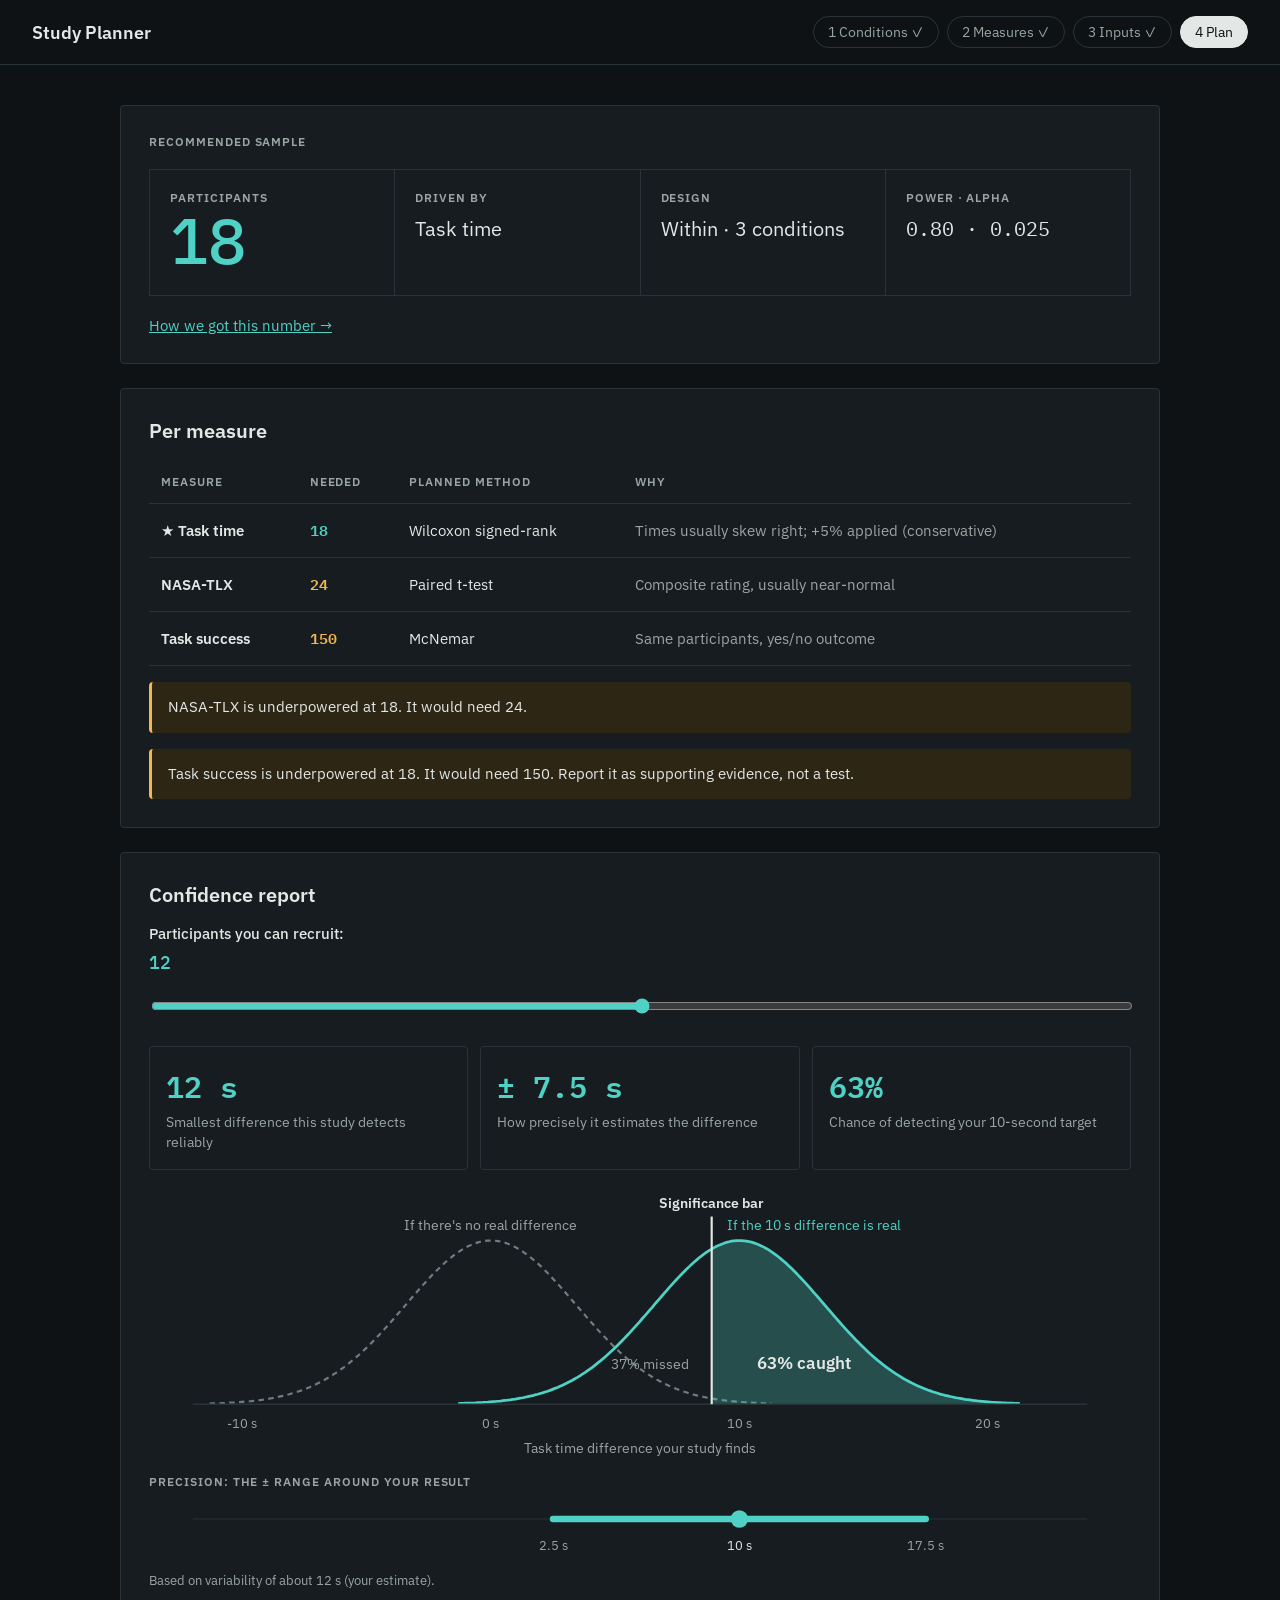
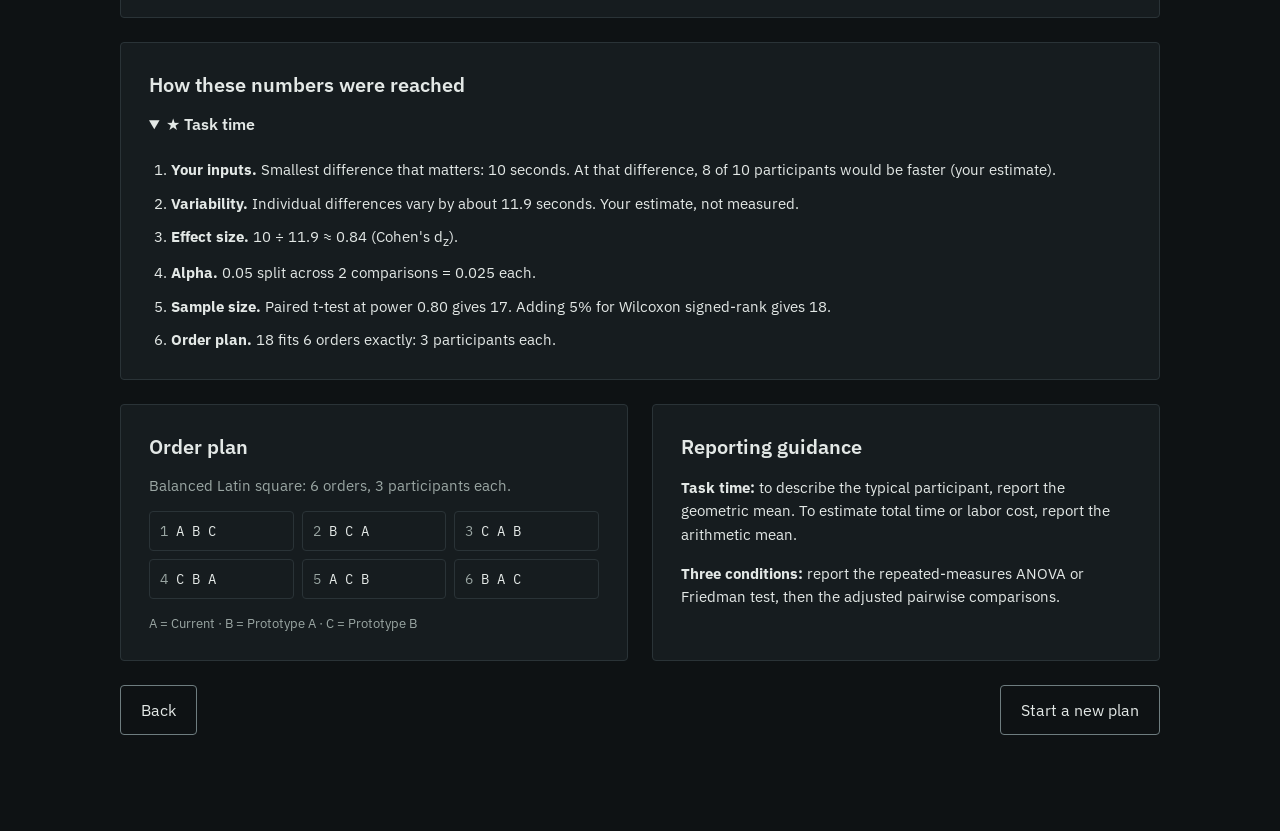
<file: design/screens/4-plan.html>
<!doctype html>
<html lang="en">
<head>
<meta charset="utf-8">
<meta name="viewport" content="width=device-width, initial-scale=1">
<title>Step 4: Plan</title>
<link rel="stylesheet" href="https://fonts.googleapis.com/css2?family=IBM+Plex+Mono:wght@400;500;600&amp;family=IBM+Plex+Sans:wght@400;500;600&amp;display=swap">
<style>
body{margin:0;background:#0E1214}
a{color:#4FD1C5}
a:focus-visible,summary:focus-visible,button:focus-visible,input:focus-visible{outline:2px solid #4FD1C5;outline-offset:2px}
input[type=range]{accent-color:#4FD1C5}
</style>
</head>
<body>
<div style="font-family: 'IBM Plex Sans', ui-sans-serif, system-ui, sans-serif; color: #E3E8E6; background: #0E1214; padding-bottom: 56px">
<header style="display: flex; flex-wrap: wrap; align-items: center; justify-content: space-between; gap: 16px; padding: 16px 32px; border-bottom: 1px solid #2A3337">
<a href="0-start.html" style="font-weight: 600; font-size: 18px; color: #E3E8E6; text-decoration: none">Study Planner</a>
<nav aria-label="Steps" style="display: flex; flex-wrap: wrap; gap: 8px; font-size: 14px"><span style="padding: 6px 14px; border-radius: 999px; border: 1px solid #2A3337; color: #9AA6A3">1 Conditions ✓</span><span style="padding: 6px 14px; border-radius: 999px; border: 1px solid #2A3337; color: #9AA6A3">2 Measures ✓</span><span style="padding: 6px 14px; border-radius: 999px; border: 1px solid #2A3337; color: #9AA6A3">3 Inputs ✓</span><span style="padding: 6px 14px; border-radius: 999px; border: 1px solid #E3E8E6; background: #E3E8E6; color: #0E1214">4 Plan</span></nav>
</header>
<main style="max-width: 1040px; margin: 0 auto; padding: 40px 32px; display: flex; flex-direction: column; gap: 24px">
<section style="background: #161C1F; border: 1px solid #2A3337; border-radius: 4px; padding: 28px; display: flex; flex-direction: column; gap: 16px; gap: 20px">
<div style="color: #9AA6A3; text-transform: uppercase; letter-spacing: 0.08em; font-size: 12px; font-weight: 600;">Recommended sample</div>
<div style="display: grid; grid-template-columns: repeat(auto-fit, minmax(180px, 1fr)); gap: 1px; background: #2A3337; border: 1px solid #2A3337">
<div style="background: #161C1F; padding: 20px"><div style="color: #9AA6A3; text-transform: uppercase; letter-spacing: 0.08em; font-size: 12px; font-weight: 600;">Participants</div><div style="font-family: 'IBM Plex Mono', ui-monospace, monospace; font-size: 64px; font-weight: 500; color: #4FD1C5; line-height: 1.1">18</div></div>
<div style="background: #161C1F; padding: 20px"><div style="color: #9AA6A3; text-transform: uppercase; letter-spacing: 0.08em; font-size: 12px; font-weight: 600;">Driven by</div><div style="font-size: 20px; margin-top: 10px">Task time</div></div>
<div style="background: #161C1F; padding: 20px"><div style="color: #9AA6A3; text-transform: uppercase; letter-spacing: 0.08em; font-size: 12px; font-weight: 600;">Design</div><div style="font-size: 20px; margin-top: 10px">Within · 3 conditions</div></div>
<div style="background: #161C1F; padding: 20px"><div style="color: #9AA6A3; text-transform: uppercase; letter-spacing: 0.08em; font-size: 12px; font-weight: 600;">Power · alpha</div><div style="font-family: 'IBM Plex Mono', ui-monospace, monospace; font-size: 20px; margin-top: 10px">0.80 · 0.025</div></div>
</div>
<a href="#how" style="align-self: flex-start; color: #4FD1C5; font-size: 15px">How we got this number →</a>
</section>
<section style="background: #161C1F; border: 1px solid #2A3337; border-radius: 4px; padding: 28px; display: flex; flex-direction: column; gap: 16px">
<h2 style="margin: 0; font-family: 'IBM Plex Sans', ui-sans-serif, system-ui, sans-serif; font-size: 20px; font-weight: 600">Per measure</h2>
<div style="overflow-x: auto">
<table style="width: 100%; min-width: 640px; border-collapse: collapse; font-size: 15px">
<thead><tr style="text-align: left">
<th style="padding: 14px 12px; border-bottom: 1px solid #2A3337; color: #9AA6A3; text-transform: uppercase; letter-spacing: 0.08em; font-size: 12px; font-weight: 600;">Measure</th><th style="padding: 14px 12px; border-bottom: 1px solid #2A3337; color: #9AA6A3; text-transform: uppercase; letter-spacing: 0.08em; font-size: 12px; font-weight: 600;">Needed</th><th style="padding: 14px 12px; border-bottom: 1px solid #2A3337; color: #9AA6A3; text-transform: uppercase; letter-spacing: 0.08em; font-size: 12px; font-weight: 600;">Planned method</th><th style="padding: 14px 12px; border-bottom: 1px solid #2A3337; color: #9AA6A3; text-transform: uppercase; letter-spacing: 0.08em; font-size: 12px; font-weight: 600;">Why</th>
</tr></thead>
<tbody><tr><td style="padding: 14px 12px; border-bottom: 1px solid #2A3337; font-weight: 600">★ Task time</td><td style="padding: 14px 12px; border-bottom: 1px solid #2A3337; font-family: 'IBM Plex Mono', ui-monospace, monospace; color: #4FD1C5; font-weight: 600">18</td><td style="padding: 14px 12px; border-bottom: 1px solid #2A3337">Wilcoxon signed-rank</td><td style="padding: 14px 12px; border-bottom: 1px solid #2A3337; color: #9AA6A3">Times usually skew right; +5% applied (conservative)</td></tr><tr><td style="padding: 14px 12px; border-bottom: 1px solid #2A3337; font-weight: 600">NASA-TLX</td><td style="padding: 14px 12px; border-bottom: 1px solid #2A3337; font-family: 'IBM Plex Mono', ui-monospace, monospace; color: #F2B84B; font-weight: 600">24</td><td style="padding: 14px 12px; border-bottom: 1px solid #2A3337">Paired t-test</td><td style="padding: 14px 12px; border-bottom: 1px solid #2A3337; color: #9AA6A3">Composite rating, usually near-normal</td></tr><tr><td style="padding: 14px 12px; border-bottom: 1px solid #2A3337; font-weight: 600">Task success</td><td style="padding: 14px 12px; border-bottom: 1px solid #2A3337; font-family: 'IBM Plex Mono', ui-monospace, monospace; color: #F2B84B; font-weight: 600">150</td><td style="padding: 14px 12px; border-bottom: 1px solid #2A3337">McNemar</td><td style="padding: 14px 12px; border-bottom: 1px solid #2A3337; color: #9AA6A3">Same participants, yes/no outcome</td></tr></tbody>
</table>
</div>
<div style="padding: 14px 16px; border-left: 3px solid #F2B84B; background: #2E2615; border-radius: 4px; font-size: 15px; line-height: 1.5; color: #E3E8E6">NASA-TLX is underpowered at 18. It would need 24.</div>
<div style="padding: 14px 16px; border-left: 3px solid #F2B84B; background: #2E2615; border-radius: 4px; font-size: 15px; line-height: 1.5; color: #E3E8E6">Task success is underpowered at 18. It would need 150. Report it as supporting evidence, not a test.</div>
</section>
<section style="background: #161C1F; border: 1px solid #2A3337; border-radius: 4px; padding: 28px; display: flex; flex-direction: column; gap: 16px">
<h2 style="margin: 0; font-family: 'IBM Plex Sans', ui-sans-serif, system-ui, sans-serif; font-size: 20px; font-weight: 600">Confidence report</h2>
<label style="display: flex; flex-direction: column; gap: 8px; font-size: 15px; font-weight: 500">Participants you can recruit: <span style="font-family: 'IBM Plex Mono', ui-monospace, monospace; font-size: 18px; color: #4FD1C5">12</span>
<input type="range" min="4" max="60" step="1" style="width: 100%; height: 44px">
</label>
<div style="display: grid; grid-template-columns: repeat(auto-fit, minmax(220px, 1fr)); gap: 12px">
<div style="display: flex; flex-direction: column; gap: 4px; padding: 16px; border: 1px solid #2A3337; border-radius: 4px"><div style="font-family: 'IBM Plex Mono', ui-monospace, monospace; font-size: 30px; font-weight: 600; color: #4FD1C5">12 s</div><div style="font-size: 14px; color: #9AA6A3; line-height: 1.4">Smallest difference this study detects reliably</div></div>
<div style="display: flex; flex-direction: column; gap: 4px; padding: 16px; border: 1px solid #2A3337; border-radius: 4px"><div style="font-family: 'IBM Plex Mono', ui-monospace, monospace; font-size: 30px; font-weight: 600; color: #4FD1C5">± 7.5 s</div><div style="font-size: 14px; color: #9AA6A3; line-height: 1.4">How precisely it estimates the difference</div></div>
<div style="display: flex; flex-direction: column; gap: 4px; padding: 16px; border: 1px solid #2A3337; border-radius: 4px"><div style="font-family: 'IBM Plex Mono', ui-monospace, monospace; font-size: 30px; font-weight: 600; color: #4FD1C5">63%</div><div style="font-size: 14px; color: #9AA6A3; line-height: 1.4">Chance of detecting your 10-second target</div></div>
</div>
<svg viewBox="0 0 900 250" width="100%" role="img" aria-label="Two bell curves of possible study results: one centered on 0 seconds if there is no real difference, one centered on 10 seconds if the difference is real. 63 percent of the second curve clears the significance bar.">
<defs><clipPath id="caughtLab"><rect x="515.7" y="0" width="384.3" height="205"></rect></clipPath></defs>
<path d="M55.5,199.4 L57.8,199.3 L60.1,199.2 L62.3,199.1 L64.6,199.1 L66.9,199.0 L69.2,198.9 L71.5,198.8 L73.7,198.6 L76.0,198.5 L78.3,198.4 L80.6,198.2 L82.8,198.1 L85.1,197.9 L87.4,197.7 L89.7,197.5 L92.0,197.3 L94.2,197.1 L96.5,196.8 L98.8,196.5 L101.1,196.3 L103.3,196.0 L105.6,195.6 L107.9,195.3 L110.2,194.9 L112.5,194.5 L114.7,194.1 L117.0,193.6 L119.3,193.1 L121.6,192.6 L123.8,192.1 L126.1,191.5 L128.4,190.9 L130.7,190.2 L133.0,189.6 L135.2,188.8 L137.5,188.1 L139.8,187.3 L142.1,186.4 L144.3,185.5 L146.6,184.6 L148.9,183.6 L151.2,182.6 L153.5,181.5 L155.7,180.4 L158.0,179.2 L160.3,178.0 L162.6,176.7 L164.8,175.4 L167.1,174.0 L169.4,172.5 L171.7,171.0 L174.0,169.4 L176.2,167.8 L178.5,166.2 L180.8,164.4 L183.1,162.6 L185.3,160.8 L187.6,158.9 L189.9,156.9 L192.2,154.9 L194.5,152.9 L196.7,150.7 L199.0,148.6 L201.3,146.4 L203.6,144.1 L205.8,141.8 L208.1,139.4 L210.4,137.0 L212.7,134.6 L215.0,132.1 L217.2,129.6 L219.5,127.1 L221.8,124.5 L224.1,121.9 L226.3,119.3 L228.6,116.7 L230.9,114.0 L233.2,111.4 L235.5,108.7 L237.7,106.1 L240.0,103.4 L242.3,100.8 L244.6,98.2 L246.8,95.6 L249.1,93.0 L251.4,90.4 L253.7,87.9 L256.0,85.5 L258.2,83.0 L260.5,80.6 L262.8,78.3 L265.1,76.1 L267.3,73.9 L269.6,71.7 L271.9,69.7 L274.2,67.7 L276.5,65.8 L278.7,64.0 L281.0,62.3 L283.3,60.7 L285.6,59.2 L287.8,57.8 L290.1,56.5 L292.4,55.3 L294.7,54.2 L297.0,53.3 L299.2,52.4 L301.5,51.7 L303.8,51.1 L306.1,50.6 L308.3,50.3 L310.6,50.1 L312.9,50.0 L315.2,50.0 L317.5,50.2 L319.7,50.5 L322.0,50.9 L324.3,51.5 L326.6,52.1 L328.8,52.9 L331.1,53.8 L333.4,54.9 L335.7,56.0 L338.0,57.3 L340.2,58.6 L342.5,60.1 L344.8,61.7 L347.1,63.4 L349.3,65.1 L351.6,67.0 L353.9,68.9 L356.2,70.9 L358.5,73.0 L360.7,75.2 L363.0,77.5 L365.3,79.8 L367.6,82.1 L369.8,84.5 L372.1,87.0 L374.4,89.5 L376.7,92.0 L379.0,94.6 L381.2,97.2 L383.5,99.8 L385.8,102.4 L388.1,105.1 L390.3,107.7 L392.6,110.4 L394.9,113.0 L397.2,115.7 L399.5,118.3 L401.7,120.9 L404.0,123.5 L406.3,126.1 L408.6,128.6 L410.8,131.2 L413.1,133.7 L415.4,136.1 L417.7,138.5 L420.0,140.9 L422.2,143.2 L424.5,145.5 L426.8,147.7 L429.1,149.9 L431.3,152.1 L433.6,154.2 L435.9,156.2 L438.2,158.2 L440.5,160.1 L442.7,161.9 L445.0,163.8 L447.3,165.5 L449.6,167.2 L451.8,168.8 L454.1,170.4 L456.4,171.9 L458.7,173.4 L461.0,174.8 L463.2,176.2 L465.5,177.5 L467.8,178.7 L470.1,179.9 L472.3,181.1 L474.6,182.2 L476.9,183.2 L479.2,184.2 L481.5,185.2 L483.7,186.1 L486.0,187.0 L488.3,187.8 L490.6,188.6 L492.8,189.3 L495.1,190.0 L497.4,190.7 L499.7,191.3 L502.0,191.9 L504.2,192.4 L506.5,192.9 L508.8,193.4 L511.1,193.9 L513.3,194.3 L515.6,194.7 L517.9,195.1 L520.2,195.5 L522.5,195.8 L524.7,196.1 L527.0,196.4 L529.3,196.7 L531.6,197.0 L533.8,197.2 L536.1,197.4 L538.4,197.6 L540.7,197.8 L543.0,198.0 L545.2,198.2 L547.5,198.3 L549.8,198.5 L552.1,198.6 L554.3,198.7 L556.6,198.8 L558.9,198.9 L561.2,199.0 L563.5,199.1 L565.7,199.2 L568.0,199.3 L570.3,199.3" fill="none" stroke="#6E7D80" stroke-width="2" stroke-dasharray="5 4"></path>
<path d="M283.3,199.4 L285.6,199.3 L287.8,199.2 L290.1,199.1 L292.4,199.1 L294.7,199.0 L297.0,198.9 L299.2,198.8 L301.5,198.6 L303.8,198.5 L306.1,198.4 L308.3,198.2 L310.6,198.1 L312.9,197.9 L315.2,197.7 L317.5,197.5 L319.7,197.3 L322.0,197.1 L324.3,196.8 L326.6,196.5 L328.8,196.3 L331.1,196.0 L333.4,195.6 L335.7,195.3 L338.0,194.9 L340.2,194.5 L342.5,194.1 L344.8,193.6 L347.1,193.1 L349.3,192.6 L351.6,192.1 L353.9,191.5 L356.2,190.9 L358.5,190.2 L360.7,189.6 L363.0,188.8 L365.3,188.1 L367.6,187.3 L369.8,186.4 L372.1,185.5 L374.4,184.6 L376.7,183.6 L379.0,182.6 L381.2,181.5 L383.5,180.4 L385.8,179.2 L388.1,178.0 L390.3,176.7 L392.6,175.4 L394.9,174.0 L397.2,172.5 L399.5,171.0 L401.7,169.4 L404.0,167.8 L406.3,166.2 L408.6,164.4 L410.8,162.6 L413.1,160.8 L415.4,158.9 L417.7,156.9 L420.0,154.9 L422.2,152.9 L424.5,150.7 L426.8,148.6 L429.1,146.4 L431.3,144.1 L433.6,141.8 L435.9,139.4 L438.2,137.0 L440.5,134.6 L442.7,132.1 L445.0,129.6 L447.3,127.1 L449.6,124.5 L451.8,121.9 L454.1,119.3 L456.4,116.7 L458.7,114.0 L461.0,111.4 L463.2,108.7 L465.5,106.1 L467.8,103.4 L470.1,100.8 L472.3,98.2 L474.6,95.6 L476.9,93.0 L479.2,90.4 L481.5,87.9 L483.7,85.5 L486.0,83.0 L488.3,80.6 L490.6,78.3 L492.8,76.1 L495.1,73.9 L497.4,71.7 L499.7,69.7 L502.0,67.7 L504.2,65.8 L506.5,64.0 L508.8,62.3 L511.1,60.7 L513.3,59.2 L515.6,57.8 L517.9,56.5 L520.2,55.3 L522.5,54.2 L524.7,53.3 L527.0,52.4 L529.3,51.7 L531.6,51.1 L533.8,50.6 L536.1,50.3 L538.4,50.1 L540.7,50.0 L543.0,50.0 L545.2,50.2 L547.5,50.5 L549.8,50.9 L552.1,51.5 L554.3,52.1 L556.6,52.9 L558.9,53.8 L561.2,54.9 L563.5,56.0 L565.7,57.3 L568.0,58.6 L570.3,60.1 L572.6,61.7 L574.8,63.4 L577.1,65.1 L579.4,67.0 L581.7,68.9 L584.0,70.9 L586.2,73.0 L588.5,75.2 L590.8,77.5 L593.1,79.8 L595.3,82.1 L597.6,84.5 L599.9,87.0 L602.2,89.5 L604.5,92.0 L606.7,94.6 L609.0,97.2 L611.3,99.8 L613.6,102.4 L615.8,105.1 L618.1,107.7 L620.4,110.4 L622.7,113.0 L625.0,115.7 L627.2,118.3 L629.5,120.9 L631.8,123.5 L634.1,126.1 L636.3,128.6 L638.6,131.2 L640.9,133.7 L643.2,136.1 L645.5,138.5 L647.7,140.9 L650.0,143.2 L652.3,145.5 L654.6,147.7 L656.8,149.9 L659.1,152.1 L661.4,154.2 L663.7,156.2 L666.0,158.2 L668.2,160.1 L670.5,161.9 L672.8,163.8 L675.1,165.5 L677.3,167.2 L679.6,168.8 L681.9,170.4 L684.2,171.9 L686.5,173.4 L688.7,174.8 L691.0,176.2 L693.3,177.5 L695.6,178.7 L697.8,179.9 L700.1,181.1 L702.4,182.2 L704.7,183.2 L707.0,184.2 L709.2,185.2 L711.5,186.1 L713.8,187.0 L716.1,187.8 L718.3,188.6 L720.6,189.3 L722.9,190.0 L725.2,190.7 L727.5,191.3 L729.7,191.9 L732.0,192.4 L734.3,192.9 L736.6,193.4 L738.8,193.9 L741.1,194.3 L743.4,194.7 L745.7,195.1 L748.0,195.5 L750.2,195.8 L752.5,196.1 L754.8,196.4 L757.1,196.7 L759.3,197.0 L761.6,197.2 L763.9,197.4 L766.2,197.6 L768.5,197.8 L770.7,198.0 L773.0,198.2 L775.3,198.3 L777.6,198.5 L779.8,198.6 L782.1,198.7 L784.4,198.8 L786.7,198.9 L789.0,199.0 L791.2,199.1 L793.5,199.2 L795.8,199.3 L798.1,199.3 L798.9,200 L283.3,200 Z" fill="#4FD1C5" fill-opacity="0.28" clip-path="url(#caughtLab)"></path>
<path d="M283.3,199.4 L285.6,199.3 L287.8,199.2 L290.1,199.1 L292.4,199.1 L294.7,199.0 L297.0,198.9 L299.2,198.8 L301.5,198.6 L303.8,198.5 L306.1,198.4 L308.3,198.2 L310.6,198.1 L312.9,197.9 L315.2,197.7 L317.5,197.5 L319.7,197.3 L322.0,197.1 L324.3,196.8 L326.6,196.5 L328.8,196.3 L331.1,196.0 L333.4,195.6 L335.7,195.3 L338.0,194.9 L340.2,194.5 L342.5,194.1 L344.8,193.6 L347.1,193.1 L349.3,192.6 L351.6,192.1 L353.9,191.5 L356.2,190.9 L358.5,190.2 L360.7,189.6 L363.0,188.8 L365.3,188.1 L367.6,187.3 L369.8,186.4 L372.1,185.5 L374.4,184.6 L376.7,183.6 L379.0,182.6 L381.2,181.5 L383.5,180.4 L385.8,179.2 L388.1,178.0 L390.3,176.7 L392.6,175.4 L394.9,174.0 L397.2,172.5 L399.5,171.0 L401.7,169.4 L404.0,167.8 L406.3,166.2 L408.6,164.4 L410.8,162.6 L413.1,160.8 L415.4,158.9 L417.7,156.9 L420.0,154.9 L422.2,152.9 L424.5,150.7 L426.8,148.6 L429.1,146.4 L431.3,144.1 L433.6,141.8 L435.9,139.4 L438.2,137.0 L440.5,134.6 L442.7,132.1 L445.0,129.6 L447.3,127.1 L449.6,124.5 L451.8,121.9 L454.1,119.3 L456.4,116.7 L458.7,114.0 L461.0,111.4 L463.2,108.7 L465.5,106.1 L467.8,103.4 L470.1,100.8 L472.3,98.2 L474.6,95.6 L476.9,93.0 L479.2,90.4 L481.5,87.9 L483.7,85.5 L486.0,83.0 L488.3,80.6 L490.6,78.3 L492.8,76.1 L495.1,73.9 L497.4,71.7 L499.7,69.7 L502.0,67.7 L504.2,65.8 L506.5,64.0 L508.8,62.3 L511.1,60.7 L513.3,59.2 L515.6,57.8 L517.9,56.5 L520.2,55.3 L522.5,54.2 L524.7,53.3 L527.0,52.4 L529.3,51.7 L531.6,51.1 L533.8,50.6 L536.1,50.3 L538.4,50.1 L540.7,50.0 L543.0,50.0 L545.2,50.2 L547.5,50.5 L549.8,50.9 L552.1,51.5 L554.3,52.1 L556.6,52.9 L558.9,53.8 L561.2,54.9 L563.5,56.0 L565.7,57.3 L568.0,58.6 L570.3,60.1 L572.6,61.7 L574.8,63.4 L577.1,65.1 L579.4,67.0 L581.7,68.9 L584.0,70.9 L586.2,73.0 L588.5,75.2 L590.8,77.5 L593.1,79.8 L595.3,82.1 L597.6,84.5 L599.9,87.0 L602.2,89.5 L604.5,92.0 L606.7,94.6 L609.0,97.2 L611.3,99.8 L613.6,102.4 L615.8,105.1 L618.1,107.7 L620.4,110.4 L622.7,113.0 L625.0,115.7 L627.2,118.3 L629.5,120.9 L631.8,123.5 L634.1,126.1 L636.3,128.6 L638.6,131.2 L640.9,133.7 L643.2,136.1 L645.5,138.5 L647.7,140.9 L650.0,143.2 L652.3,145.5 L654.6,147.7 L656.8,149.9 L659.1,152.1 L661.4,154.2 L663.7,156.2 L666.0,158.2 L668.2,160.1 L670.5,161.9 L672.8,163.8 L675.1,165.5 L677.3,167.2 L679.6,168.8 L681.9,170.4 L684.2,171.9 L686.5,173.4 L688.7,174.8 L691.0,176.2 L693.3,177.5 L695.6,178.7 L697.8,179.9 L700.1,181.1 L702.4,182.2 L704.7,183.2 L707.0,184.2 L709.2,185.2 L711.5,186.1 L713.8,187.0 L716.1,187.8 L718.3,188.6 L720.6,189.3 L722.9,190.0 L725.2,190.7 L727.5,191.3 L729.7,191.9 L732.0,192.4 L734.3,192.9 L736.6,193.4 L738.8,193.9 L741.1,194.3 L743.4,194.7 L745.7,195.1 L748.0,195.5 L750.2,195.8 L752.5,196.1 L754.8,196.4 L757.1,196.7 L759.3,197.0 L761.6,197.2 L763.9,197.4 L766.2,197.6 L768.5,197.8 L770.7,198.0 L773.0,198.2 L775.3,198.3 L777.6,198.5 L779.8,198.6 L782.1,198.7 L784.4,198.8 L786.7,198.9 L789.0,199.0 L791.2,199.1 L793.5,199.2 L795.8,199.3 L798.1,199.3" fill="none" stroke="#4FD1C5" stroke-width="2.5"></path>
<line x1="40" y1="200" x2="860" y2="200" stroke="#2A3337" stroke-width="1.5"></line>
<line x1="515.7" y1="28" x2="515.7" y2="200" stroke="#E3E8E6" stroke-width="2"></line>
<text x="515.7" y="20" text-anchor="middle" style="font-size: 13px; fill: #E3E8E6; font-weight: 600">Significance bar</text>
<text x="313.3" y="40" text-anchor="middle" style="font-size: 13px; fill: #9AA6A3">If there's no real difference</text>
<text x="609.4" y="40" text-anchor="middle" style="font-size: 13px; fill: #4FD1C5">If the 10 s difference is real</text>
<text x="600.3" y="168" text-anchor="middle" style="font-size: 16px; fill: #E3E8E6; font-weight: 600">63% caught</text>
<text x="459.1" y="168" text-anchor="middle" style="font-size: 13px; fill: #9AA6A3">37% missed</text>
<text x="85.6" y="222" text-anchor="middle" style="font-size: 12px; fill: #9AA6A3">-10 s</text><text x="313.3" y="222" text-anchor="middle" style="font-size: 12px; fill: #9AA6A3">0 s</text><text x="541.1" y="222" text-anchor="middle" style="font-size: 12px; fill: #9AA6A3">10 s</text><text x="768.9" y="222" text-anchor="middle" style="font-size: 12px; fill: #9AA6A3">20 s</text>
<text x="450" y="245" text-anchor="middle" style="font-size: 13px; fill: #9AA6A3">Task time difference your study finds</text>
</svg>
<div style="display: flex; flex-direction: column; gap: 6px">
<div style="color: #9AA6A3; text-transform: uppercase; letter-spacing: 0.08em; font-size: 12px; font-weight: 600;">Precision: the ± range around your result</div>
<svg viewBox="0 0 900 56" width="100%" role="img" aria-label="Expected result of 10 seconds with a range from 2.5 to 17.5 seconds">
<line x1="40" y1="22" x2="860" y2="22" stroke="#2A3337"></line>
<line x1="370.3" y1="22" x2="711.9" y2="22" stroke="#4FD1C5" stroke-width="6" stroke-linecap="round"></line>
<circle cx="541.1" cy="22" r="8" fill="#4FD1C5"></circle>
<text x="370.3" y="50" text-anchor="middle" style="font-size: 12px; fill: #9AA6A3">2.5 s</text>
<text x="541.1" y="50" text-anchor="middle" style="font-size: 12px; fill: #E3E8E6">10 s</text>
<text x="711.9" y="50" text-anchor="middle" style="font-size: 12px; fill: #9AA6A3">17.5 s</text>
</svg>
</div>
<div style="font-size: 13px; color: #9AA6A3">Based on variability of about 12 s (your estimate).</div>
</section>
<section id="how" style="background: #161C1F; border: 1px solid #2A3337; border-radius: 4px; padding: 28px; display: flex; flex-direction: column; gap: 16px">
<h2 style="margin: 0; font-family: 'IBM Plex Sans', ui-sans-serif, system-ui, sans-serif; font-size: 20px; font-weight: 600">How these numbers were reached</h2>
<details open="open">
<summary style="font-size: 16px; font-weight: 600; cursor: pointer; min-height: 32px">★ Task time</summary>
<ol style="margin: 12px 0 0; padding-left: 22px; display: flex; flex-direction: column; gap: 10px; font-size: 15px; line-height: 1.55"><li><b>Your inputs.</b> Smallest difference that matters: 10 seconds. At that difference, 8 of 10 participants would be faster (your estimate).</li><li><b>Variability.</b> Individual differences vary by about 11.9 seconds. Your estimate, not measured.</li><li><b>Effect size.</b> 10 ÷ 11.9 ≈ 0.84 (Cohen's d<sub>z</sub>).</li><li><b>Alpha.</b> 0.05 split across 2 comparisons = 0.025 each.</li><li><b>Sample size.</b> Paired t-test at power 0.80 gives 17. Adding 5% for Wilcoxon signed-rank gives 18.</li><li><b>Order plan.</b> 18 fits 6 orders exactly: 3 participants each.</li></ol>
</details>
</section>
<div style="display: grid; grid-template-columns: repeat(auto-fit, minmax(300px, 1fr)); gap: 24px">
<section style="background: #161C1F; border: 1px solid #2A3337; border-radius: 4px; padding: 28px; display: flex; flex-direction: column; gap: 16px">
<h2 style="margin: 0; font-family: 'IBM Plex Sans', ui-sans-serif, system-ui, sans-serif; font-size: 20px; font-weight: 600">Order plan</h2>
<p style="margin: 0; font-size: 15px; color: #9AA6A3">Balanced Latin square: 6 orders, 3 participants each.</p>
<div style="display: grid; grid-template-columns: repeat(3, minmax(0, 1fr)); gap: 8px"><div style="padding: 10px; border: 1px solid #2A3337; border-radius: 4px; font-family: 'IBM Plex Mono', ui-monospace, monospace; font-size: 14px"><span style="color: #9AA6A3">1</span>  A B C</div><div style="padding: 10px; border: 1px solid #2A3337; border-radius: 4px; font-family: 'IBM Plex Mono', ui-monospace, monospace; font-size: 14px"><span style="color: #9AA6A3">2</span>  B C A</div><div style="padding: 10px; border: 1px solid #2A3337; border-radius: 4px; font-family: 'IBM Plex Mono', ui-monospace, monospace; font-size: 14px"><span style="color: #9AA6A3">3</span>  C A B</div><div style="padding: 10px; border: 1px solid #2A3337; border-radius: 4px; font-family: 'IBM Plex Mono', ui-monospace, monospace; font-size: 14px"><span style="color: #9AA6A3">4</span>  C B A</div><div style="padding: 10px; border: 1px solid #2A3337; border-radius: 4px; font-family: 'IBM Plex Mono', ui-monospace, monospace; font-size: 14px"><span style="color: #9AA6A3">5</span>  A C B</div><div style="padding: 10px; border: 1px solid #2A3337; border-radius: 4px; font-family: 'IBM Plex Mono', ui-monospace, monospace; font-size: 14px"><span style="color: #9AA6A3">6</span>  B A C</div></div>
<div style="font-size: 13px; color: #9AA6A3">A = Current · B = Prototype A · C = Prototype B</div>
</section>
<section style="background: #161C1F; border: 1px solid #2A3337; border-radius: 4px; padding: 28px; display: flex; flex-direction: column; gap: 16px">
<h2 style="margin: 0; font-family: 'IBM Plex Sans', ui-sans-serif, system-ui, sans-serif; font-size: 20px; font-weight: 600">Reporting guidance</h2>
<div style="font-size: 15px; line-height: 1.55"><b>Task time:</b> to describe the typical participant, report the geometric mean. To estimate total time or labor cost, report the arithmetic mean.</div>
<div style="font-size: 15px; line-height: 1.55"><b>Three conditions:</b> report the repeated-measures ANOVA or Friedman test, then the adjusted pairwise comparisons.</div>
</section>
</div>
<div style="display: flex; justify-content: space-between; gap: 12px; flex-wrap: wrap">
<a href="3-inputs.html" style="display: inline-flex; align-items: center; height: 48px; padding: 0 20px; border: 1px solid #6E7D80; border-radius: 4px; text-decoration: none; color: #E3E8E6">Back</a>
<a href="0-start.html" style="display: inline-flex; align-items: center; height: 48px; padding: 0 20px; border: 1px solid #6E7D80; border-radius: 4px; text-decoration: none; color: #E3E8E6">Start a new plan</a>
</div>
</main>
</div>
</body>
</html>
</file>
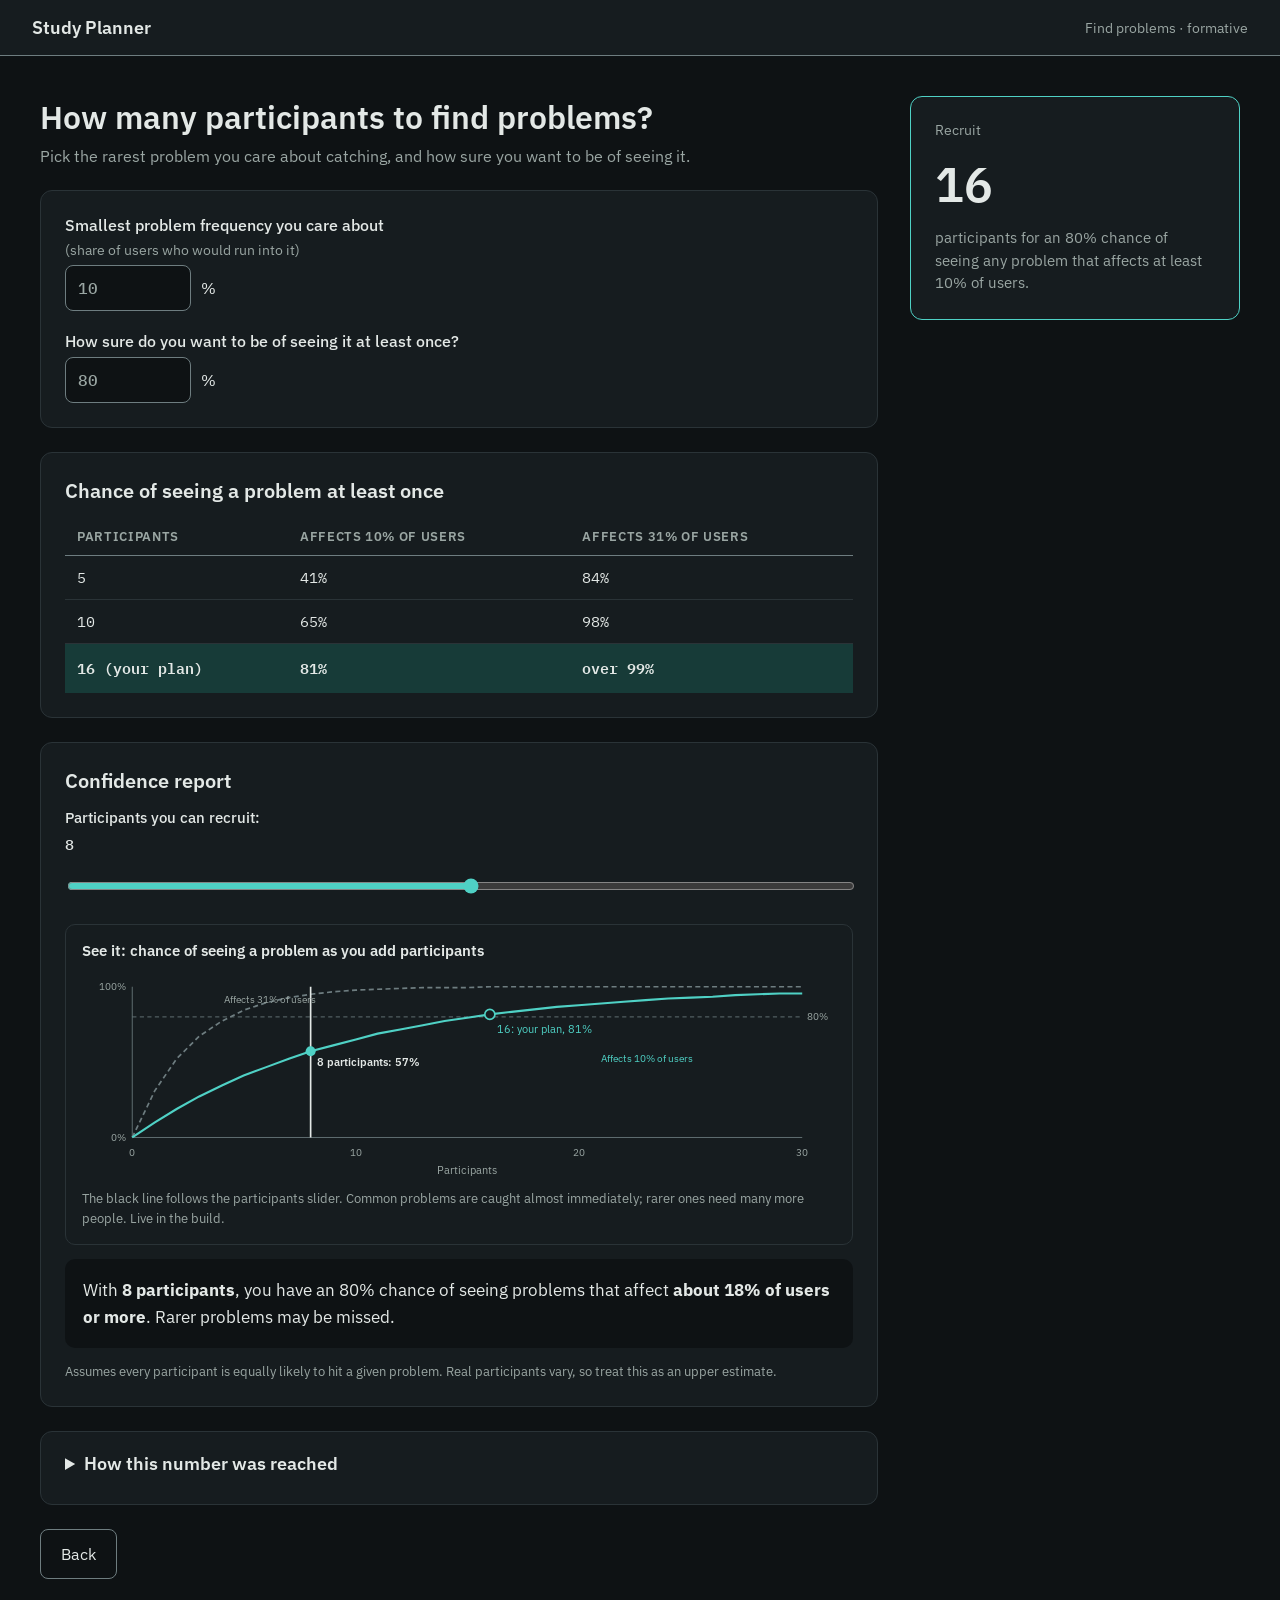
<file: design/screens/b-find-problems.html>
<!doctype html>
<html lang="en">
<head>
<meta charset="utf-8">
<meta name="viewport" content="width=device-width, initial-scale=1">
<title>Find problems: problem discovery</title>
<link rel="stylesheet" href="https://fonts.googleapis.com/css2?family=IBM+Plex+Mono:wght@400;500&amp;family=IBM+Plex+Sans:wght@400;500;600&amp;display=swap">
<style>
body{margin:0;background:#0E1214}
a{color:#4FD1C5}a:hover{color:#7FE3D9}
input{background:#0E1214;color:#E3E8E6}input::placeholder{color:#9AA6A3}button{color:#E3E8E6}
input[type=range]{accent-color:#4FD1C5}
a:focus-visible,button:focus-visible,input:focus-visible,summary:focus-visible{outline:2px solid #4FD1C5;outline-offset:2px}
</style>
</head>
<body>
<div style="font-family: 'IBM Plex Sans', ui-sans-serif, system-ui, sans-serif; color: #E3E8E6; background: #0E1214; padding-bottom: 48px">
<header style="display: flex; flex-wrap: wrap; align-items: center; justify-content: space-between; gap: 16px; padding: 16px 32px; border-bottom: 1px solid #6E7D80; background: #161C1F">
<a href="0-start.html" style="font-weight: 600; font-size: 18px; color: #E3E8E6; text-decoration: none">Study Planner</a>
<div style="font-size: 14px; color: #9AA6A3">Find problems · formative</div>
</header>
<div style="max-width: 1200px; margin: 0 auto; padding: 40px 32px; display: flex; flex-wrap: wrap; gap: 32px; align-items: flex-start">
<main style="flex: 999 1 560px; min-width: 0; display: flex; flex-direction: column; gap: 24px">
<div style="display: flex; flex-direction: column; gap: 8px">
<h1 style="margin: 0; font-size: 32px; font-weight: 600">How many participants to find problems?</h1>
<p style="margin: 0; font-size: 16px; color: #9AA6A3">Pick the rarest problem you care about catching, and how sure you want to be of seeing it.</p>
</div>

<section style="background: #161C1F; border: 1px solid #2A3337; border-radius: 12px; padding: 24px; display: flex; flex-direction: column; gap: 20px">
<label style="display: flex; flex-direction: column; gap: 6px; font-size: 16px; font-weight: 500">Smallest problem frequency you care about
<span style="font-size: 14px; font-weight: 400; color: #9AA6A3">(share of users who would run into it)</span>
<span style="display: flex; align-items: center; gap: 10px">
<input type="text" inputmode="decimal" placeholder="10" style="width: 100px; height: 44px; padding: 0 12px; border: 1px solid #6E7D80; border-radius: 8px; font: inherit; font-size: 16px; font-family: 'IBM Plex Mono', ui-monospace, monospace">
<span style="font-size: 16px; font-weight: 400">%</span>
</span>
</label>
<label style="display: flex; flex-direction: column; gap: 6px; font-size: 16px; font-weight: 500">How sure do you want to be of seeing it at least once?
<span style="display: flex; align-items: center; gap: 10px">
<input type="text" inputmode="decimal" placeholder="80" style="width: 100px; height: 44px; padding: 0 12px; border: 1px solid #6E7D80; border-radius: 8px; font: inherit; font-size: 16px; font-family: 'IBM Plex Mono', ui-monospace, monospace">
<span style="font-size: 16px; font-weight: 400">%</span>
</span>
</label>
</section>

<section style="background: #161C1F; border: 1px solid #2A3337; border-radius: 12px; padding: 24px; display: flex; flex-direction: column; gap: 14px">
<h2 style="margin: 0; font-size: 20px; font-weight: 600">Chance of seeing a problem at least once</h2>
<div style="overflow-x: auto">
<table style="width: 100%; min-width: 440px; border-collapse: collapse; font-size: 15px">
<thead>
<tr style="text-align: left; color: #9AA6A3; font-size: 13px; text-transform: uppercase; letter-spacing: 0.05em">
<th style="padding: 10px 12px; border-bottom: 1px solid #6E7D80; font-weight: 600">Participants</th>
<th style="padding: 10px 12px; border-bottom: 1px solid #6E7D80; font-weight: 600">Affects 10% of users</th>
<th style="padding: 10px 12px; border-bottom: 1px solid #6E7D80; font-weight: 600">Affects 31% of users</th>
</tr>
</thead>
<tbody style="font-family: 'IBM Plex Mono', ui-monospace, monospace">
<tr><td style="padding: 12px; border-bottom: 1px solid #2A3337">5</td><td style="padding: 12px; border-bottom: 1px solid #2A3337">41%</td><td style="padding: 12px; border-bottom: 1px solid #2A3337">84%</td></tr>
<tr><td style="padding: 12px; border-bottom: 1px solid #2A3337">10</td><td style="padding: 12px; border-bottom: 1px solid #2A3337">65%</td><td style="padding: 12px; border-bottom: 1px solid #2A3337">98%</td></tr>
<tr style="background: #173B38; font-weight: 600"><td style="padding: 12px">16 (your plan)</td><td style="padding: 12px">81%</td><td style="padding: 12px">over 99%</td></tr>
</tbody>
</table>
</div>
</section>

<section style="background: #161C1F; border: 1px solid #2A3337; border-radius: 12px; padding: 24px; display: flex; flex-direction: column; gap: 14px">
<h2 style="margin: 0; font-size: 20px; font-weight: 600">Confidence report</h2>
<label style="display: flex; flex-direction: column; gap: 8px; font-size: 15px; font-weight: 500">Participants you can recruit: <span style="font-family: 'IBM Plex Mono', ui-monospace, monospace">8</span>
<input type="range" min="3" max="40" step="1" style="width: 100%; height: 44px">
</label>
<div style="border: 1px solid #2A3337; border-radius: 10px; padding: 16px; display: flex; flex-direction: column; gap: 10px">
<div style="font-size: 15px; font-weight: 600">See it: chance of seeing a problem as you add participants</div>
<svg viewBox="0 0 900 250" width="100%" role="img" aria-label="Two rising curves showing the chance of seeing a problem at least once as participants are added: one for problems affecting 31% of users, which rises quickly, and one for problems affecting 10% of users, which rises slowly and reaches 80% at 16 participants.">
<line x1="60" y1="200" x2="860" y2="200" stroke="#6E7D80"></line>
<line x1="60" y1="20" x2="60" y2="200" stroke="#6E7D80"></line>
<line x1="60" y1="56" x2="860" y2="56" stroke="#6E7D80" stroke-dasharray="5 4"></line>
<text x="866" y="60" style="font-size: 12px; fill: #9AA6A3">80%</text>
<text x="52" y="24" text-anchor="end" style="font-size: 12px; fill: #9AA6A3">100%</text>
<text x="52" y="204" text-anchor="end" style="font-size: 12px; fill: #9AA6A3">0%</text>
<polyline points="60,200 87,144 113,106 140,79 167,61 193,48 220,39 247,33 273,29 300,26 327,24 353,23 380,22 407,21 433,21 460,21 487,20 513,20 540,20 567,20 593,20 620,20 647,20 673,20 700,20 727,20 753,20 780,20 807,20 833,20 860,20" fill="none" stroke="#6E7D80" stroke-width="2" stroke-dasharray="6 4"></polyline>
<polyline points="60,200 87,182 113,166 140,151 167,138 193,126 220,116 247,106 273,97 300,90 327,83 353,76 380,71 407,66 433,61 460,57 487,53 513,50 540,47 567,44 593,42 620,40 647,38 673,36 700,34 727,33 753,32 780,30 807,29 833,28 860,28" fill="none" stroke="#4FD1C5" stroke-width="2.5"></polyline>
<line x1="273" y1="20" x2="273" y2="200" stroke="#E3E8E6" stroke-width="2"></line>
<circle cx="273" cy="97" r="6" fill="#4FD1C5"></circle>
<text x="281" y="115" style="font-size: 13px; fill: #E3E8E6; font-weight: 600">8 participants: 57%</text>
<circle cx="487" cy="53" r="6" fill="#161C1F" stroke="#4FD1C5" stroke-width="2"></circle>
<text x="495" y="75" style="font-size: 13px; fill: #4FD1C5">16: your plan, 81%</text>
<text x="170" y="40" style="font-size: 12px; fill: #9AA6A3">Affects 31% of users</text>
<text x="620" y="110" style="font-size: 12px; fill: #4FD1C5">Affects 10% of users</text>
<text x="60" y="222" text-anchor="middle" style="font-size: 12px; fill: #9AA6A3">0</text>
<text x="327" y="222" text-anchor="middle" style="font-size: 12px; fill: #9AA6A3">10</text>
<text x="593" y="222" text-anchor="middle" style="font-size: 12px; fill: #9AA6A3">20</text>
<text x="860" y="222" text-anchor="middle" style="font-size: 12px; fill: #9AA6A3">30</text>
<text x="460" y="244" text-anchor="middle" style="font-size: 13px; fill: #9AA6A3">Participants</text>
</svg>
<div style="font-size: 13px; color: #9AA6A3; line-height: 1.5">The black line follows the participants slider. Common problems are caught almost immediately; rarer ones need many more people. Live in the build.</div>
</div>
<div style="padding: 18px; background: #0E1214; border-radius: 10px; font-size: 17px; line-height: 1.55">With <b>8 participants</b>, you have an 80% chance of seeing problems that affect <b>about 18% of users or more</b>. Rarer problems may be missed.</div>
<div style="font-size: 13px; color: #9AA6A3; line-height: 1.5">Assumes every participant is equally likely to hit a given problem. Real participants vary, so treat this as an upper estimate.</div>
</section>

<details style="background: #161C1F; border: 1px solid #2A3337; border-radius: 12px; padding: 20px 24px">
<summary style="font-size: 18px; font-weight: 600; cursor: pointer; min-height: 32px">How this number was reached</summary>
<ol style="margin: 12px 0 0; padding-left: 22px; display: flex; flex-direction: column; gap: 10px; font-size: 15px; line-height: 1.5">
<li><b>Your inputs.</b> A problem that affects 10% of users; you want an 80% chance of seeing it at least once.</li>
<li><b>One participant misses it</b> 90% of the time, so all n participants miss it with probability 0.90<sup>n</sup>.</li>
<li><b>Seeing it at least once</b> = 1 − 0.90<sup>n</sup>. Set that to at least 0.80.</li>
<li><b>Solve for n.</b> n = ln(0.20) ÷ ln(0.90) = 15.3, rounded up to 16.</li>
</ol>
<div style="padding-top: 12px; font-size: 14px; color: #9AA6A3">Formulas and sources: <a href="#">read how the tool calculates</a></div>
</details>

<div style="display: flex; justify-content: space-between; gap: 12px; flex-wrap: wrap">
<a href="0-start.html" style="display: inline-flex; align-items: center; height: 48px; padding: 0 20px; border: 1px solid #6E7D80; border-radius: 8px; text-decoration: none; color: #E3E8E6">Back</a>

</div>
</main>

<aside aria-label="Result" style="flex: 1 1 280px; background: #161C1F; color: #E3E8E6; border: 1px solid #4FD1C5; border-radius: 12px; padding: 24px; display: flex; flex-direction: column; gap: 8px">
<div style="font-size: 14px; color: #9AA6A3">Recruit</div>
<div style="font-size: 48px; font-weight: 600; font-family: 'IBM Plex Mono', ui-monospace, monospace">16</div>
<div style="font-size: 15px; color: #9AA6A3; line-height: 1.5">participants for an 80% chance of seeing any problem that affects at least 10% of users.</div>
</aside>
</div>
</div>
</body>
</html>
</file>
<file: styles.css>
/* Study planner styles. Visual direction: "Lab instrument" (design/README.md).
   Color roles are tokens; the light theme swaps the same roles. */

:root {
  --bg: #0E1214;
  --surface: #161C1F;
  --line: #2A3337;
  --text: #E3E8E6;
  --text-2: #9AA6A3;
  --accent: #4FD1C5;
  --accent-hover: #7FE3D9;
  --selected: #173B38;
  --warn: #F2B84B;
  --warn-bg: #2E2615;
  --control: #6E7D80;
  --on-accent: #0E1214;
  --shade-opacity: 0.28;
  --sans: 'IBM Plex Sans', ui-sans-serif, system-ui, sans-serif;
  --mono: 'IBM Plex Mono', ui-monospace, monospace;
  color-scheme: dark;
}

:root[data-theme="light"] {
  --bg: #F3F5F4;
  --surface: #FFFFFF;
  --line: #DCE2E0;
  --text: #14191B;
  --text-2: #4F5B5E;
  --accent: #0F766E;
  --accent-hover: #0F766E;
  --selected: #E2F3F0;
  --warn: #8A5300;
  --warn-bg: #FBF1DC;
  --control: #7A8A8C;
  --on-accent: #FFFFFF;
  --shade-opacity: 0.28;
  color-scheme: light;
}

* { box-sizing: border-box; }

html { background: var(--bg); }

body {
  margin: 0;
  background: var(--bg);
  color: var(--text);
  font-family: var(--sans);
  font-size: 16px;
  line-height: 1.4;
}

a { color: var(--accent); }
a:hover { color: var(--accent-hover); }
:root[data-theme="light"] a:hover { text-decoration-thickness: 2px; }

a:focus-visible,
button:focus-visible,
input:focus-visible,
select:focus-visible,
summary:focus-visible,
[tabindex]:focus-visible {
  outline: 2px solid var(--accent);
  outline-offset: 2px;
}

h1:focus, h2:focus { outline: none; }
h1:focus-visible, h2:focus-visible { outline: 2px solid var(--accent); outline-offset: 4px; }

button { font: inherit; color: var(--text); cursor: pointer; }
input, select { font: inherit; color: var(--text); background: var(--bg); }
input::placeholder { color: var(--text-2); opacity: 1; }
input[type="range"] { accent-color: var(--accent); }

.mono { font-family: var(--mono); }
.secondary { color: var(--text-2); }

.sr-only {
  position: absolute;
  width: 1px;
  height: 1px;
  padding: 0;
  margin: -1px;
  overflow: hidden;
  clip: rect(0, 0, 0, 0);
  white-space: nowrap;
  border: 0;
}

/* Full-height page: header, the screen, then the footer. The screen grows to
   fill the window, so the footer sits at the bottom when content is short and
   follows the content when it is long. */
#app {
  display: flex;
  flex-direction: column;
  min-height: 100vh;
  min-height: 100dvh;
}
#app > .header,
#app > .site-footer { flex: none; }
#app > :not(.header):not(.site-footer) {
  flex: 1 0 auto;
  width: 100%;
}

/* Header and step navigation */

.header {
  display: flex;
  flex-wrap: wrap;
  align-items: center;
  justify-content: space-between;
  gap: 16px;
  padding: 16px 32px;
  border-bottom: 1px solid var(--control);
  background: var(--surface);
}

.header-end { display: flex; flex-wrap: wrap; align-items: center; gap: 16px; }

.brand {
  font-weight: 600;
  font-size: 18px;
  color: var(--text);
  text-decoration: none;
}
a.brand:hover { color: var(--text); text-decoration: underline; }

.header-note { font-size: 14px; color: var(--text-2); }

.steps { display: flex; flex-wrap: wrap; gap: 8px; font-size: 14px; }
.steps ol { display: contents; list-style: none; }
.steps li { display: flex; }

.pill {
  padding: 6px 14px;
  border-radius: 999px;
  border: 1px solid var(--control);
  color: var(--text-2);
  text-decoration: none;
}
a.pill { border-color: var(--text); color: var(--text); }
a.pill:hover { color: var(--text); background: var(--selected); }
.pill.current { background: var(--accent); border-color: var(--accent); color: var(--on-accent); }

/* Theme toggle: a small, quiet round icon button. The icon uses the
   secondary text color (at least 3:1 against the header in both themes). */
.theme-toggle {
  width: 40px;
  height: 40px;
  flex: none;
  display: inline-flex;
  align-items: center;
  justify-content: center;
  padding: 0;
  border: 1px solid var(--line);
  border-radius: 50%;
  background: transparent;
  color: var(--text-2);
}
.theme-toggle:hover { color: var(--text); border-color: var(--control); }

/* Footer on every screen */
.site-footer { border-top: 1px solid var(--line); margin-top: 8px; }
.footer-inner {
  padding: 20px 32px 32px;
  display: flex;
  flex-wrap: wrap;
  justify-content: space-between;
  gap: 16px 32px;
  font-size: 13px;
  line-height: 1.6;
  color: var(--text-2);
}
.footer-col { display: flex; flex-direction: column; gap: 2px; }
.footer-end { text-align: right; align-items: flex-end; }
.footer-name { font-weight: 600; color: var(--text); }
.footer-person { color: var(--text); }
.footer-dot { margin: 0 6px; }
.site-footer a { color: var(--accent); }
@media (max-width: 640px) {
  .footer-inner { flex-direction: column; }
  .footer-end { text-align: left; align-items: flex-start; }
}

/* Page layout */

.page {
  max-width: 1200px;
  margin: 0 auto;
  padding: 40px 32px 48px;
  display: flex;
  flex-wrap: wrap;
  gap: 32px;
  align-items: flex-start;
}

.main {
  flex: 999 1 560px;
  min-width: 0;
  display: flex;
  flex-direction: column;
  gap: 24px;
}

.intro { display: flex; flex-direction: column; gap: 8px; }
.intro h1 { margin: 0; font-size: 32px; font-weight: 600; line-height: 1.2; }
.intro p { margin: 0; font-size: 16px; color: var(--text-2); }

/* Cards and sections */

.card {
  background: var(--surface);
  border: 1px solid var(--line);
  border-radius: 12px;
  padding: 24px;
  display: flex;
  flex-direction: column;
  gap: 16px;
}
.card.focus-card { border: 2px solid var(--text); }
.card.square { border-radius: 4px; padding: 28px; }

.card-title { margin: 0; font-size: 18px; font-weight: 600; }
.card h2.card-title { font-size: 18px; }
.section-title { margin: 0; font-size: 20px; font-weight: 600; }

.hint { margin: 0; font-size: 14px; color: var(--text-2); }
.small-hint { font-size: 13px; color: var(--text-2); }

.label-caps {
  font-size: 12px;
  font-weight: 600;
  text-transform: uppercase;
  letter-spacing: 0.08em;
  color: var(--text-2);
}

.step1-card { gap: 20px; }
.factor-block { display: flex; flex-direction: column; gap: 16px; }
.divider { border: none; border-top: 1px solid var(--line); margin: 4px 0; width: 100%; }
.soft-note { margin: 0; font-size: 14px; line-height: 1.5; color: var(--text-2); }
.soft-note:empty { display: none; }

/* Alpha tooltips: shown on hover and on keyboard focus */
.tip {
  position: relative;
  text-decoration: underline dotted;
  text-underline-offset: 3px;
  cursor: help;
  border-radius: 2px;
}
.tip-text {
  display: none;
  position: absolute;
  left: 0;
  bottom: calc(100% + 8px);
  z-index: 20;
  width: max-content;
  max-width: min(320px, 80vw);
  padding: 10px 12px;
  background: var(--surface);
  color: var(--text);
  border: 1px solid var(--control);
  border-radius: 6px;
  font: 400 13px/1.45 var(--sans);
  letter-spacing: normal;
  text-transform: none;
  text-align: left;
  white-space: normal;
  box-shadow: 0 4px 16px rgba(0, 0, 0, 0.25);
}
.tip-end .tip-text { left: auto; right: 0; }
.tip:hover .tip-text,
.tip:focus .tip-text { display: block; }
.tip.tip-dismissed .tip-text { display: none; }

.note-box {
  font-size: 14px;
  color: var(--text-2);
  padding: 12px;
  border: 1px dashed var(--control);
  border-radius: 8px;
}

.inset {
  padding: 16px;
  border-radius: 10px;
  background: var(--bg);
  display: flex;
  flex-direction: column;
  gap: 12px;
}

/* Fields */

.field { display: flex; flex-direction: column; gap: 6px; font-size: 14px; font-weight: 500; }
.field.large { font-size: 16px; }
.field .field-hint { font-size: 14px; font-weight: 400; color: var(--text-2); }
.field-row { display: flex; align-items: center; gap: 10px; flex-wrap: wrap; }
.field-row .after { font-size: 16px; font-weight: 400; }

.text-input {
  height: 44px;
  padding: 0 12px;
  border: 1px solid var(--control);
  border-radius: 8px;
  font-size: 16px;
  font-weight: 400;
  background: var(--bg);
  width: 100%;
}
.inset .text-input { background: var(--surface); }
.text-input.number { font-family: var(--mono); }
.text-input.w-80 { width: 80px; }
.text-input.w-100 { width: 100px; }
.text-input.w-120 { width: 120px; }
.text-input[aria-invalid="true"] { border: 2px solid var(--warn); }

select.text-input { width: auto; min-width: 200px; }

.grid-2 { display: grid; grid-template-columns: repeat(auto-fit, minmax(220px, 1fr)); gap: 16px; }
.level-grid { display: grid; grid-template-columns: repeat(auto-fit, minmax(180px, 1fr)); gap: 8px; }
.level-cell { display: flex; flex-direction: column; gap: 4px; }
.level-wrap { display: flex; gap: 6px; }
.level-wrap .text-input { flex: 1; min-width: 0; }

.error {
  margin: 0;
  font-size: 14px;
  font-weight: 500;
  color: var(--warn);
}
.error::before { content: "\26A0\FE0E  "; }

/* Option buttons (aria-pressed) */

.opt-grid { display: grid; grid-template-columns: repeat(auto-fit, minmax(240px, 1fr)); gap: 12px; }
.opt-grid.wide { grid-template-columns: repeat(auto-fit, minmax(260px, 1fr)); }

.opt {
  text-align: left;
  padding: 16px;
  min-height: 44px;
  border: 1px solid var(--control);
  border-radius: 10px;
  background: var(--surface);
  display: flex;
  flex-direction: column;
  gap: 4px;
}
.opt .opt-title { font-size: 16px; font-weight: 600; color: var(--text); }
.opt .opt-sub { font-size: 14px; color: var(--text-2); line-height: 1.4; }
.opt[aria-pressed="true"] { border: 2px solid var(--accent); background: var(--selected); padding: 15px; }
.opt:hover:not([aria-disabled="true"]) { border-color: var(--accent); }

.chip-row { display: flex; flex-wrap: wrap; gap: 8px; }

.chip {
  height: 44px;
  padding: 0 16px;
  border-radius: 8px;
  border: 1px solid var(--control);
  background: var(--surface);
  font-size: 15px;
}
.chip[aria-pressed="true"] { border: 2px solid var(--accent); background: var(--selected); padding: 0 15px; }
.chip:hover:not([aria-disabled="true"]) { border-color: var(--accent); }
.chip.round { border-radius: 999px; font-size: 14px; padding: 0 14px; }
.chip.round[aria-pressed="true"] { padding: 0 13px; }
.chip.tall { height: auto; min-height: 44px; padding: 10px 16px; text-align: left; }
.chip.tall[aria-pressed="true"] { padding: 9px 15px; }

[aria-disabled="true"].chip,
[aria-disabled="true"].opt {
  border: 1px dashed var(--control);
  background: transparent;
  color: var(--text-2);
  cursor: not-allowed;
}
.disabled-why { font-size: 13px; color: var(--text-2); margin: 0; }

.dashed-btn {
  height: 44px;
  border: 1.5px dashed var(--control);
  border-radius: 8px;
  background: transparent;
  font-size: 15px;
  color: var(--text-2);
  padding: 0 16px;
}
.dashed-btn.block { height: 52px; border-radius: 12px; }
.dashed-btn:hover { color: var(--text); border-color: var(--text); }

.icon-btn {
  width: 44px;
  height: 44px;
  flex: none;
  border: 1px solid var(--control);
  border-radius: 8px;
  background: transparent;
  color: var(--text-2);
  font-size: 18px;
}
.icon-btn:hover { color: var(--text); border-color: var(--text); }

.small-btn {
  height: 40px;
  padding: 0 14px;
  border: 1px solid var(--control);
  border-radius: 8px;
  background: var(--surface);
  font-size: 14px;
}
.small-btn:hover { border-color: var(--text); }

.primary-toggle {
  height: 36px;
  padding: 0 14px;
  border-radius: 999px;
  border: 1px solid var(--control);
  background: var(--surface);
  font-size: 14px;
  font-weight: 500;
}
.primary-toggle[aria-pressed="true"] { border: 2px solid var(--accent); background: var(--selected); padding: 0 13px; }

.check { display: flex; align-items: center; gap: 10px; font-size: 15px; min-height: 44px; }
.check input { width: 20px; height: 20px; accent-color: var(--accent); }

.badge {
  font-size: 12px;
  font-weight: 500;
  padding: 2px 8px;
  border: 1px solid var(--control);
  border-radius: 999px;
  margin-left: 6px;
}

/* Navigation buttons */

.nav-row { display: flex; justify-content: space-between; gap: 12px; flex-wrap: wrap; }

.btn {
  display: inline-flex;
  align-items: center;
  height: 48px;
  padding: 0 20px;
  border: 1px solid var(--control);
  border-radius: 8px;
  text-decoration: none;
  color: var(--text);
  background: transparent;
  font-size: 16px;
}
a.btn:hover { color: var(--text); background: var(--selected); }
button.btn:hover { background: var(--selected); }
.btn.primary {
  padding: 0 24px;
  border-color: var(--accent);
  background: var(--accent);
  color: var(--on-accent);
  font-weight: 500;
}
.btn.primary:hover { background: var(--accent-hover); color: var(--on-accent); }
.square .btn, .btn.square-btn { border-radius: 4px; }

.link-btn {
  align-self: flex-start;
  padding: 0;
  border: none;
  background: none;
  color: var(--accent);
  font-size: 15px;
  text-decoration: underline;
  min-height: 32px;
}
.link-btn:hover { color: var(--accent-hover); }

/* Sidebar */

.aside {
  flex: 1 1 280px;
  background: var(--surface);
  border: 1px solid var(--line);
  border-radius: 12px;
  padding: 24px;
  display: flex;
  flex-direction: column;
  gap: 16px;
}
.aside.result { border-color: var(--accent); gap: 8px; }
.aside-title {
  margin: 0;
  font-size: 14px;
  font-weight: 600;
  text-transform: uppercase;
  letter-spacing: 0.06em;
  color: var(--text-2);
}
.big-number { font-size: 36px; font-weight: 600; font-family: var(--mono); line-height: 1.2; }
.big-number.xl { font-size: 48px; }
.aside-rows {
  border-top: 1px solid var(--line);
  padding-top: 16px;
  display: flex;
  flex-direction: column;
  gap: 10px;
  font-size: 15px;
  margin: 0;
}
.aside-rows div { display: flex; justify-content: space-between; gap: 12px; }
.aside-rows dt { color: var(--text-2); }
.aside-rows dd { margin: 0; text-align: right; }

/* Start screen */

.start-main {
  max-width: 960px;
  margin: 0 auto;
  padding: 72px 32px;
  display: flex;
  flex-direction: column;
  gap: 40px;
}
.start-main h1 { margin: 0; font-size: 40px; font-weight: 600; line-height: 1.15; }
.start-main .lede { margin: 0; font-size: 18px; color: var(--text-2); max-width: 640px; line-height: 1.5; }
.start-cards { display: grid; grid-template-columns: repeat(auto-fit, minmax(280px, 1fr)); gap: 24px; }
.start-card {
  display: flex;
  flex-direction: column;
  gap: 16px;
  padding: 32px;
  background: var(--surface);
  border: 2px solid var(--line);
  border-radius: 12px;
  text-decoration: none;
  color: var(--text);
  min-height: 220px;
}
.start-card:hover { color: var(--text); border-color: var(--text); }
.start-card .icon { width: 48px; height: 48px; color: var(--accent); }
.start-card .title { font-size: 24px; font-weight: 600; }
.start-card .desc { font-size: 16px; color: var(--text-2); line-height: 1.5; }

/* Tabs */

.tablist { display: flex; flex-wrap: wrap; gap: 8px; padding-bottom: 12px; border-bottom: 1px solid var(--control); }
.tab {
  min-height: 48px;
  padding: 0 18px;
  border: 1px solid var(--control);
  border-radius: 8px;
  background: var(--surface);
  font-size: 16px;
  color: var(--text);
}
.tab:hover { border-color: var(--accent); }
.tab[aria-selected="true"] { border: 2px solid var(--accent); background: var(--selected); padding: 0 17px; font-weight: 600; }
.preset-row { display: flex; flex-wrap: wrap; align-items: center; gap: 8px; }
.preset-btn { align-self: center; min-height: 44px; }
.sentence-row .after { line-height: 1.5; }
.measure-heading { margin: 0; font-size: 22px; font-weight: 600; }
.past-data { display: flex; flex-direction: column; gap: 12px; }
.disclosure {
  align-self: flex-start;
  min-height: 44px;
  padding: 0 4px;
  border: none;
  background: none;
  color: var(--accent);
  font-size: 15px;
  font-weight: 500;
  text-decoration: underline;
}
.disclosure:hover { color: var(--accent-hover); }
.tab .tab-flag { color: var(--warn); font-size: 13px; margin-left: 6px; }

.readout-line {
  display: flex;
  gap: 12px;
  align-items: baseline;
  flex-wrap: wrap;
  padding-top: 10px;
  border-top: 1px solid var(--line);
}
.readout-line .value { font-size: 18px; font-weight: 600; font-family: var(--mono); }

details.advanced { border-top: 1px solid var(--line); padding-top: 14px; }
details summary { font-size: 15px; font-weight: 500; cursor: pointer; min-height: 32px; }
.details-body { padding-top: 12px; display: flex; flex-direction: column; gap: 14px; }

.comparison-head {
  margin: 0;
  font-size: 16px;
  font-weight: 600;
  padding-bottom: 8px;
  border-bottom: 1px solid var(--line);
}

/* Plan screen */

.plan-main {
  max-width: 1040px;
  margin: 0 auto;
  padding: 40px 32px 56px;
  display: flex;
  flex-direction: column;
  gap: 24px;
}

.readout-grid {
  display: grid;
  grid-template-columns: repeat(4, minmax(0, 1fr));
  gap: 1px;
  background: var(--line);
  border: 1px solid var(--line);
}
.readout-grid > div { background: var(--surface); padding: 20px; }
.readout-grid .value { font-size: 20px; margin-top: 10px; }
.readout-grid .value.mono { font-family: var(--mono); }
.readout-grid .hero { font-family: var(--mono); font-size: 64px; font-weight: 500; color: var(--accent); line-height: 1.1; }

.table-wrap { overflow-x: auto; }
table { width: 100%; border-collapse: collapse; font-size: 15px; }
.plan-table { min-width: 640px; }
th { text-align: left; padding: 14px 12px; border-bottom: 1px solid var(--line); }
td { padding: 14px 12px; border-bottom: 1px solid var(--line); vertical-align: top; }
td.name { font-weight: 600; }
td.needed { font-family: var(--mono); font-weight: 600; }
td.needed.covered { color: var(--accent); }
td.needed.under { color: var(--warn); }
td.why { color: var(--text-2); }
.status-word { display: block; font-family: var(--sans); font-size: 12px; font-weight: 500; }

.warning {
  padding: 14px 16px;
  border-left: 3px solid var(--warn);
  background: var(--warn-bg);
  border-radius: 4px;
  font-size: 15px;
  line-height: 1.5;
  color: var(--text);
  margin: 0;
}

.slider-label { display: flex; flex-direction: column; gap: 8px; font-size: 15px; font-weight: 500; }
.slider-label output { font-family: var(--mono); font-size: 18px; color: var(--accent); }
.slider-label input { width: 100%; height: 44px; }

.tiles { display: grid; grid-template-columns: repeat(auto-fit, minmax(220px, 1fr)); gap: 12px; }
.tile { display: flex; flex-direction: column; gap: 4px; padding: 16px; border: 1px solid var(--line); border-radius: 4px; }
.tile .value { font-family: var(--mono); font-size: 30px; font-weight: 600; color: var(--accent); }
.tile .label { font-size: 14px; color: var(--text-2); line-height: 1.4; }

svg text { font-family: var(--sans); }
.svg-text-2 { fill: var(--text-2); }
.svg-text { fill: var(--text); }
.svg-accent { fill: var(--accent); }

.trail { margin: 12px 0 0; padding-left: 22px; display: flex; flex-direction: column; gap: 10px; font-size: 15px; line-height: 1.55; }
.trail-details summary { font-size: 16px; font-weight: 600; }

.orders { display: grid; grid-template-columns: repeat(3, minmax(0, 1fr)); gap: 8px; margin: 0; padding: 0; list-style: none; }
.orders li { padding: 10px; border: 1px solid var(--line); border-radius: 4px; font-family: var(--mono); font-size: 14px; }
.orders .num { color: var(--text-2); margin-right: 8px; }

.analysis-measure { display: flex; flex-direction: column; gap: 6px; padding-top: 12px; border-top: 1px solid var(--line); }
.analysis-name { margin: 0; font-size: 16px; font-weight: 600; }
.analysis-steps { margin: 0; padding-left: 0; list-style: none; display: flex; flex-direction: column; gap: 6px; font-size: 15px; line-height: 1.5; }
.analysis-one { margin: 0; font-size: 15px; line-height: 1.5; }

.sub-title { margin: 8px 0 0; font-size: 16px; font-weight: 600; }

/* "Your measures": power bars at the recommended n */
.measure-bars { min-width: 560px; }
.measure-bars td { vertical-align: middle; }
.measure-bars td.needs { font-weight: 600; }
.measure-bars .bar-col { width: 50%; text-transform: none; letter-spacing: normal; font-size: 13px; }
.power-bar { position: relative; height: 14px; border-radius: 7px; background: var(--line); }
.power-fill { height: 100%; border-radius: 7px; }
.power-fill.reaches { background: var(--accent); }
.power-fill.below { background: var(--warn); }
.power-marker { position: absolute; top: -4px; bottom: -4px; width: 2px; margin-left: -1px; background: var(--text); }
.power-text { font-weight: 600; text-align: right; white-space: nowrap; }
.power-text.reaches { color: var(--accent); }
.power-text.below { color: var(--warn); }

.two-col { display: grid; grid-template-columns: repeat(auto-fit, minmax(300px, 1fr)); gap: 24px; }
.guidance p { margin: 0; font-size: 15px; line-height: 1.55; }

/* Find problems */

.find-table { min-width: 440px; }
.find-table th { padding: 10px 12px; border-bottom: 1px solid var(--control); color: var(--text-2); font-size: 13px; text-transform: uppercase; letter-spacing: 0.05em; }
.find-table td { padding: 12px; font-family: var(--mono); }
.find-table tr.plan-row { background: var(--selected); font-weight: 600; }
.find-table tr.plan-row td { border-bottom: none; }
.sentence { padding: 18px; background: var(--bg); border-radius: 10px; font-size: 17px; line-height: 1.55; margin: 0; }
.curve-box { border: 1px solid var(--line); border-radius: 10px; padding: 16px; display: flex; flex-direction: column; gap: 10px; }

@media (prefers-reduced-motion: no-preference) {
  html { scroll-behavior: smooth; }
  .chip, .opt, .btn, .pill, .tab { transition: border-color 120ms ease, background-color 120ms ease; }
}

@media (prefers-reduced-motion: reduce) {
  *, *::before, *::after { transition: none !important; animation: none !important; scroll-behavior: auto !important; }
}

@media (max-width: 960px) {
  .readout-grid { grid-template-columns: repeat(2, minmax(0, 1fr)); }
}

@media (max-width: 820px) {
  .header { padding: 16px 20px; }
  .footer-inner { padding: 20px 20px 28px; }
  .page, .plan-main { padding: 32px 20px 48px; }
  .start-main { padding: 48px 20px; }
  .readout-grid .hero { font-size: 52px; }
}
</file>
